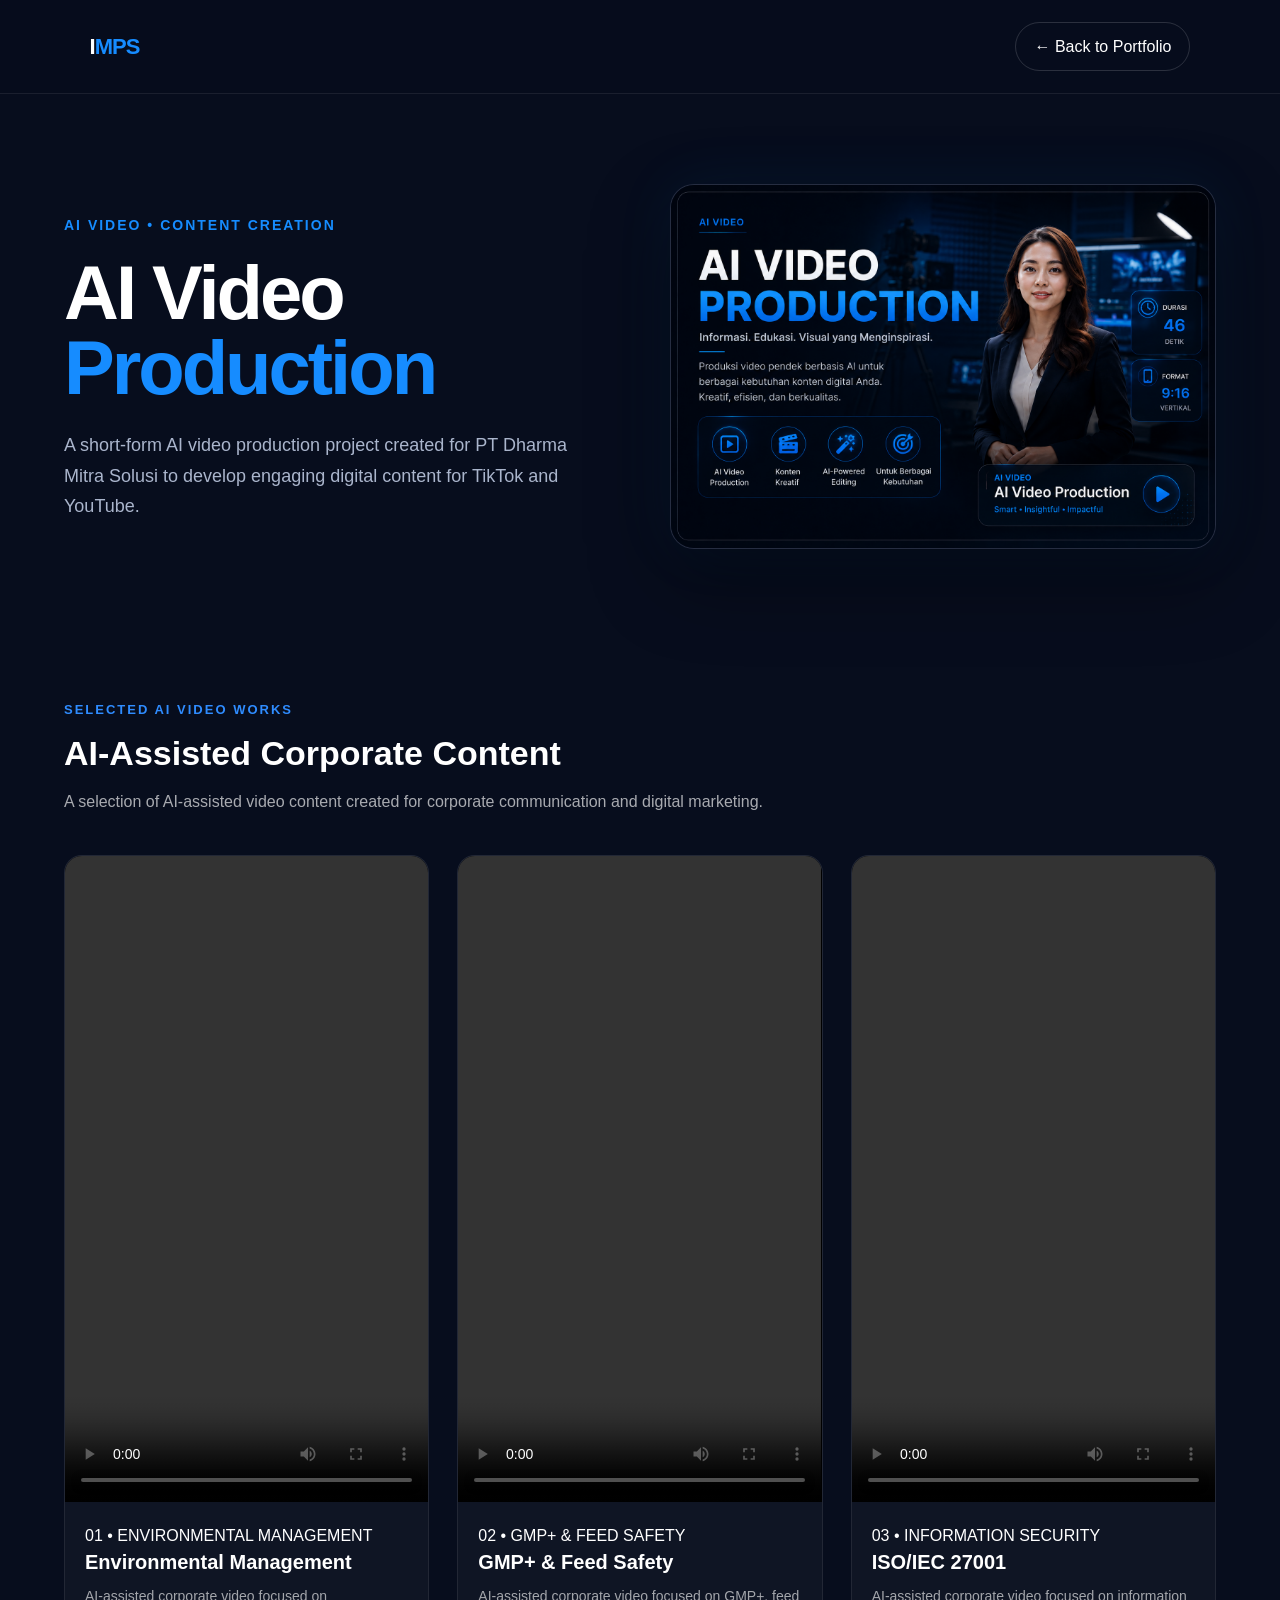
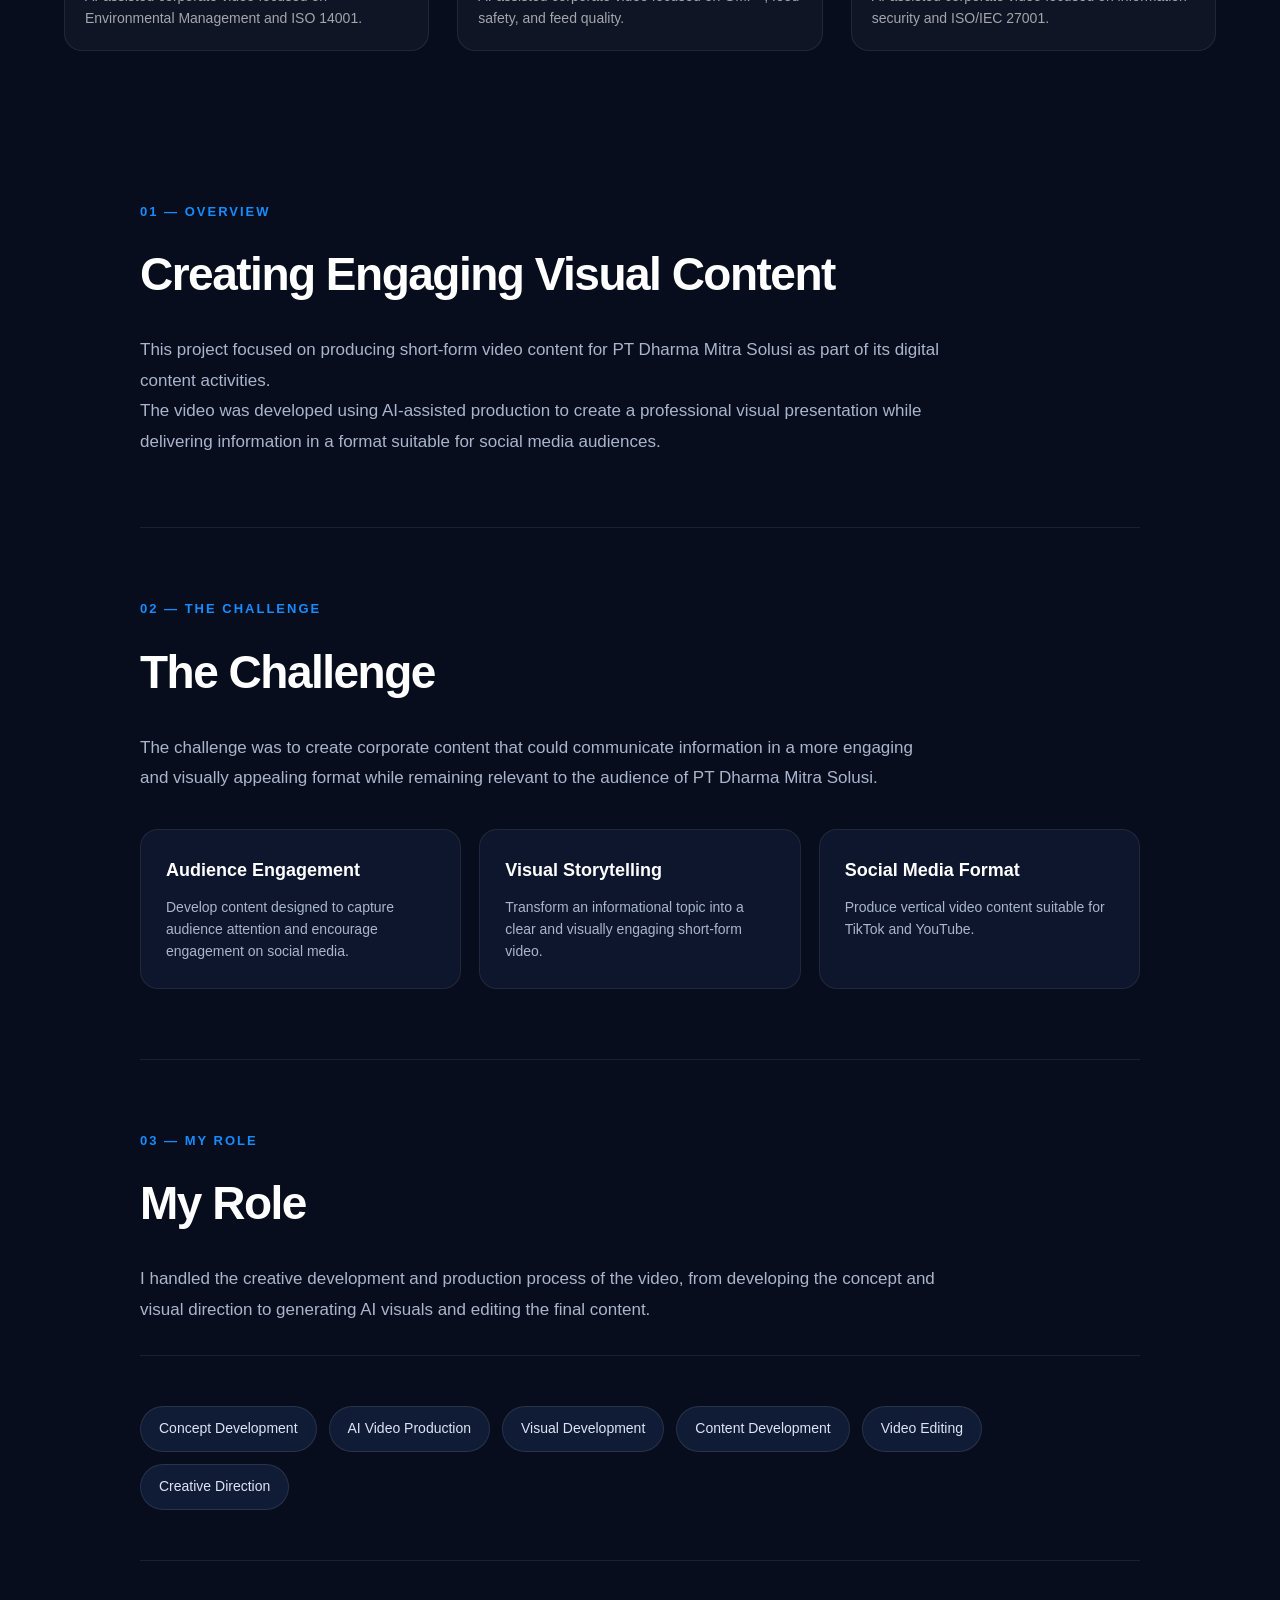
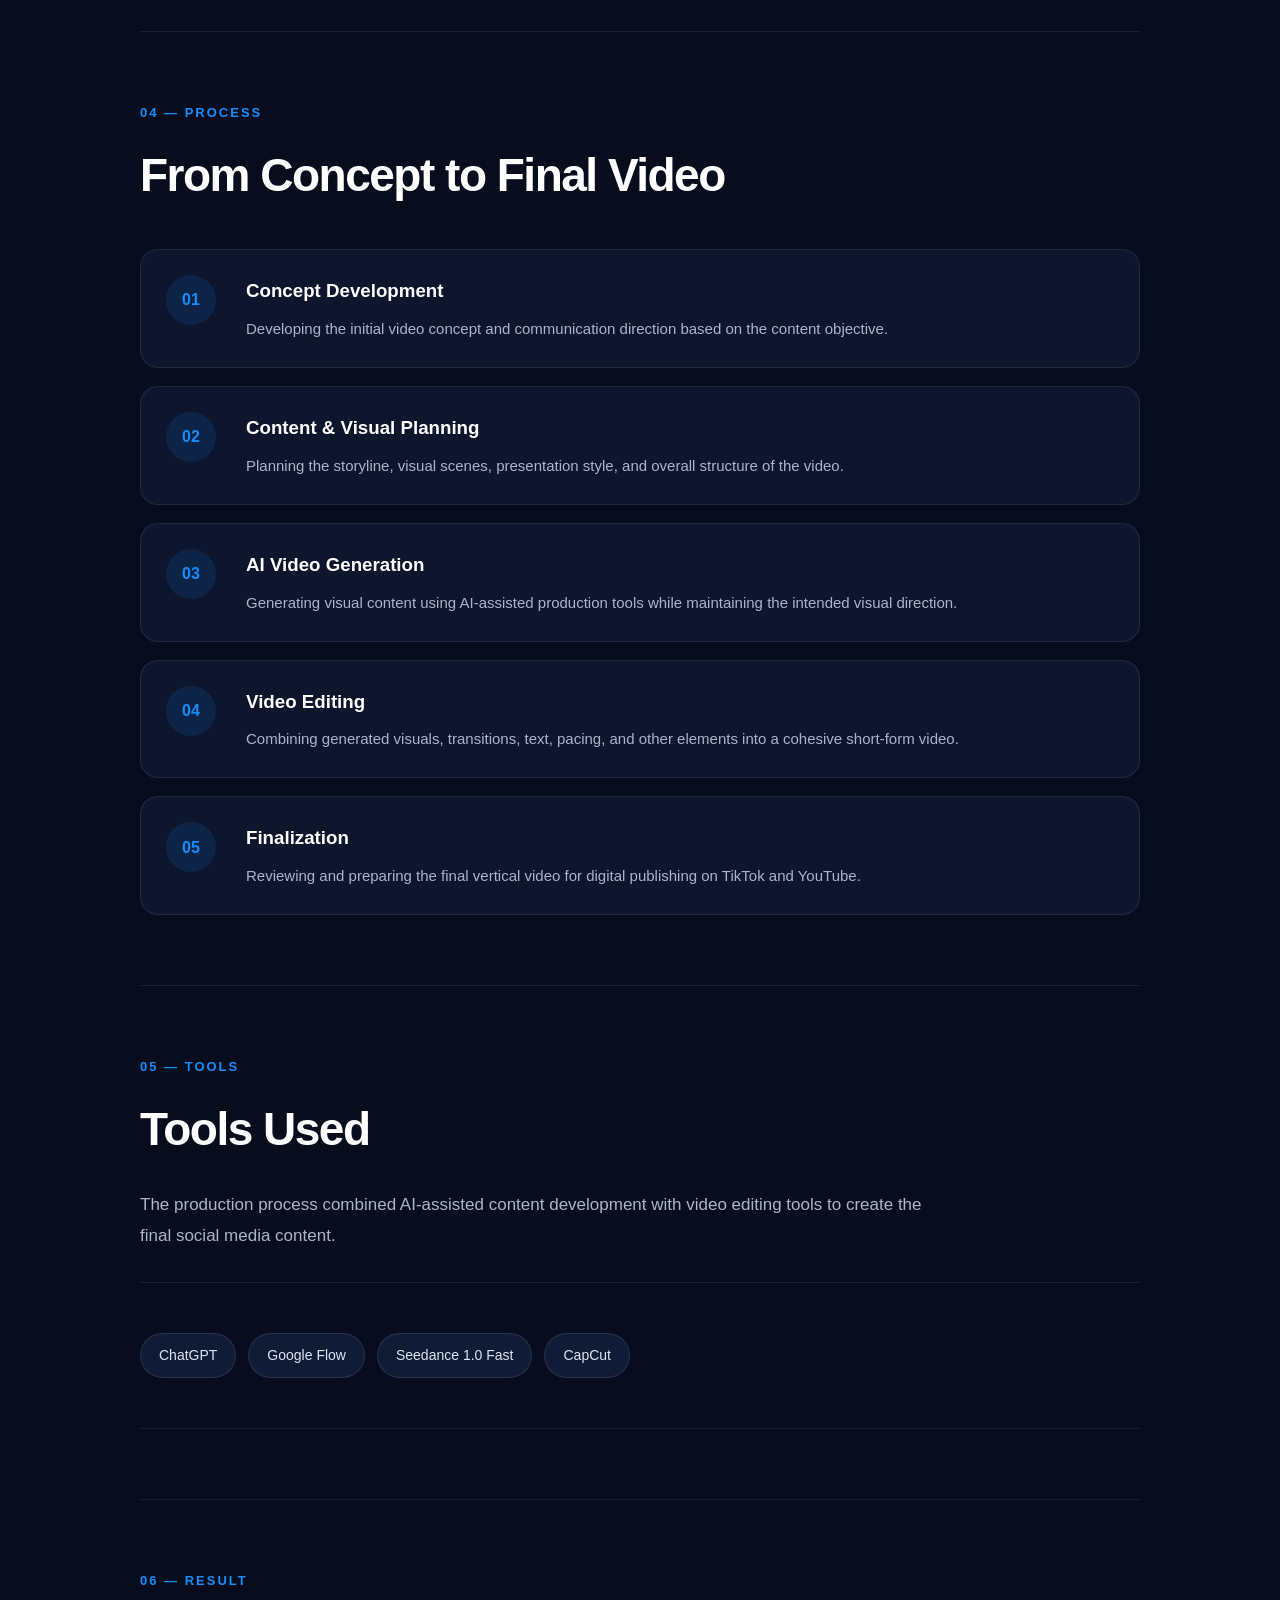
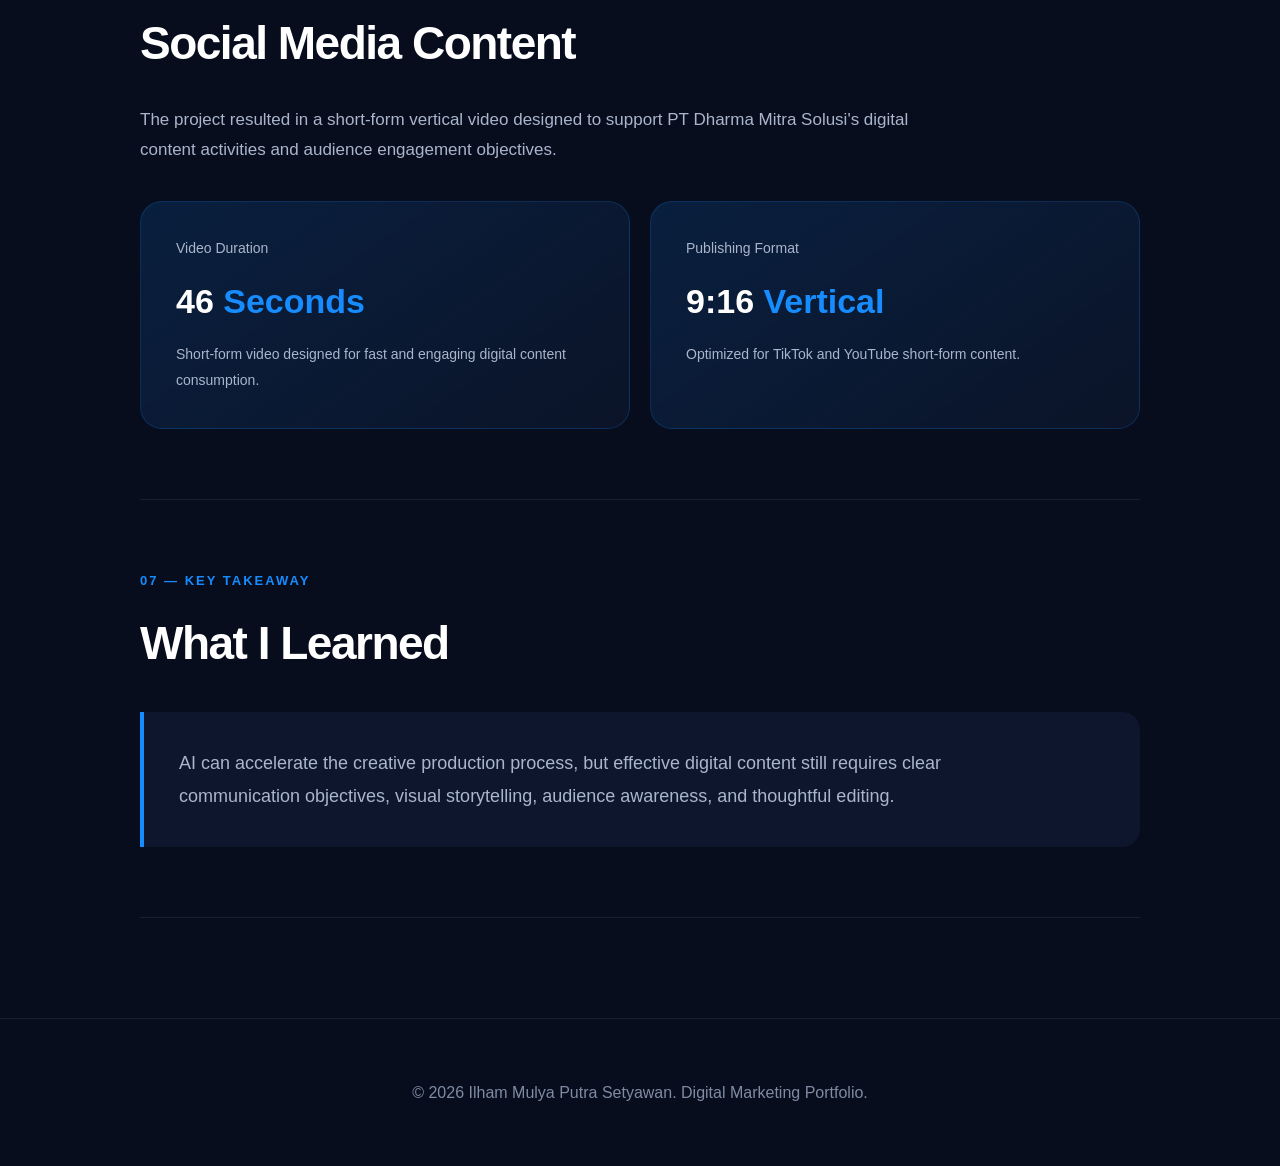
<file: AI-Video.html>
<!DOCTYPE html>
<html lang="en">
<head>
    <meta charset="UTF-8">
    <meta name="viewport" content="width=device-width, initial-scale=1.0">

    <title>AI Video Production | Ilham Mulya Putra Setyawan</title>

    <meta
        name="description"
        content="AI Video Production case study by Ilham Mulya Putra Setyawan for PT Dharma Mitra Solusi."
    >

    <link rel="stylesheet" href="style.css">

    <style>
        /* ==============================
           PROJECT PAGE
        ============================== */

        .project-page {
            min-height: 100vh;
            background: #070d1d;
            color: #ffffff;
        }

        /* Navigation */

        .project-nav {
            position: sticky;
            top: 0;
            z-index: 100;

            display: flex;
            justify-content: space-between;
            align-items: center;

            padding: 22px 7%;

            background: rgba(7, 13, 29, 0.88);
            backdrop-filter: blur(14px);

            border-bottom: 1px solid rgba(255, 255, 255, 0.08);
        }

        .project-logo {
            font-size: 22px;
            font-weight: 800;
            letter-spacing: -1px;
        }

        .project-logo span {
            color: #168cff;
        }

        .back-link {
            color: #ffffff;
            text-decoration: none;

            padding: 10px 18px;

            border: 1px solid rgba(255, 255, 255, 0.15);
            border-radius: 999px;

            transition: 0.3s ease;
        }

        .back-link:hover {
            background: #168cff;
            border-color: #168cff;
            transform: translateY(-2px);
        }


        /* Hero */

        .project-hero {
            width: min(1180px, 90%);
            margin: auto;

            padding: 90px 0 70px;

            display: grid;
            grid-template-columns: 1fr 1fr;
            gap: 60px;

            align-items: center;
        }

        .project-label {
            display: inline-block;

            margin-bottom: 18px;

            color: #168cff;

            font-size: 14px;
            font-weight: 700;

            letter-spacing: 2px;
            text-transform: uppercase;
        }

        .project-hero h1 {
            margin: 0;

            font-size: clamp(42px, 6vw, 76px);
            line-height: 0.98;
            letter-spacing: -3px;
        }

        .project-hero h1 span {
            color: #168cff;
        }

        .project-intro {
            margin-top: 25px;

            max-width: 560px;

            color: #aab5cc;

            font-size: 18px;
            line-height: 1.7;
        }


        /* Video / Cover */

        .project-cover {
            overflow: hidden;

            border-radius: 24px;

            border: 1px solid rgba(255, 255, 255, 0.1);

            background: #0d152b;

            box-shadow:
                0 30px 80px rgba(0, 0, 0, 0.4),
                0 0 60px rgba(22, 140, 255, 0.08);
        }

        .project-cover img {
            display: block;

            width: 100%;
            height: auto;

            transition: 0.5s ease;
        }

        .project-cover:hover img {
            transform: scale(1.03);
        }


        /* Project Information */

        .project-content {
            width: min(1000px, 90%);
            margin: auto;

            padding-bottom: 100px;
        }

        .project-section {
            padding: 70px 0;

            border-bottom: 1px solid rgba(255, 255, 255, 0.08);
        }

        .section-number {
            display: block;

            margin-bottom: 12px;

            color: #168cff;

            font-size: 13px;
            font-weight: 700;

            letter-spacing: 2px;
        }

        .project-section h2 {
            margin: 0 0 22px;

            font-size: clamp(30px, 4vw, 46px);
            letter-spacing: -1.5px;
        }

        .project-section p {
            max-width: 800px;

            color: #aab5cc;

            font-size: 17px;
            line-height: 1.8;
        }


        /* Cards */

        .role-grid {
            display: grid;

            grid-template-columns: repeat(3, 1fr);

            gap: 18px;

            margin-top: 35px;
        }

        .role-card {
            padding: 25px;

            background: #0d162c;

            border: 1px solid rgba(255, 255, 255, 0.08);

            border-radius: 18px;

            transition: 0.3s ease;
        }

        .role-card:hover {
            transform: translateY(-5px);

            border-color: rgba(22, 140, 255, 0.5);
        }

        .role-card h3 {
            margin: 0 0 10px;

            font-size: 18px;
        }

        .role-card p {
            margin: 0;

            font-size: 14px;
            line-height: 1.6;
        }


        /* Process */

        .process-list {
            display: grid;

            gap: 18px;

            margin-top: 35px;
        }

        .process-item {
            display: grid;

            grid-template-columns: 60px 1fr;

            gap: 20px;

            padding: 25px;

            background: #0d162c;

            border-radius: 18px;

            border: 1px solid rgba(255, 255, 255, 0.08);
        }

        .process-number {
            display: flex;

            align-items: center;
            justify-content: center;

            width: 50px;
            height: 50px;

            border-radius: 50%;

            background: rgba(22, 140, 255, 0.12);

            color: #168cff;

            font-weight: 800;
        }

        .process-item h3 {
            margin: 0 0 8px;
        }

        .process-item p {
            margin: 0;

            font-size: 15px;
        }


        /* Tools */

        .tools {
            display: flex;

            flex-wrap: wrap;

            gap: 12px;

            margin-top: 30px;
        }

        .tool {
            padding: 10px 18px;

            border-radius: 999px;

            background: #101b35;

            border: 1px solid rgba(255, 255, 255, 0.1);

            color: #dce5f5;

            font-size: 14px;
        }


        /* Result */

        .result-box {
            display: grid;

            grid-template-columns: 1fr 1fr;

            gap: 20px;

            margin-top: 35px;
        }

        .result-card {
            padding: 35px;

            background:
                linear-gradient(
                    145deg,
                    rgba(22, 140, 255, 0.15),
                    rgba(13, 22, 44, 0.8)
                );

            border: 1px solid rgba(22, 140, 255, 0.2);

            border-radius: 22px;
        }

        .result-card .result-label {
            color: #aab5cc;

            font-size: 14px;

            margin-bottom: 12px;
        }

        .result-card .result-value {
            font-size: 34px;

            font-weight: 800;

            color: #ffffff;
        }

        .result-card .result-value span {
            color: #168cff;
        }

        .result-card p {
            margin-top: 12px;

            font-size: 14px;
        }


        /* Takeaway */

        .takeaway {
            padding: 35px;

            margin-top: 30px;

            background: #0d162c;

            border-left: 4px solid #168cff;

            border-radius: 0 18px 18px 0;
        }

        .takeaway p {
            margin: 0;

            font-size: 18px;
        }


        /* Footer */

        .project-footer {
            padding: 60px 7%;

            text-align: center;

            border-top: 1px solid rgba(255, 255, 255, 0.08);

            color: #7f8ba3;
        }


        /* Responsive */

        @media (max-width: 800px) {

            .project-hero {
                grid-template-columns: 1fr;

                padding-top: 60px;
            }

            .project-hero h1 {
                letter-spacing: -2px;
            }

            .role-grid {
                grid-template-columns: 1fr;
            }

            .result-box {
                grid-template-columns: 1fr;
            }

            .project-nav {
                padding: 18px 5%;
            }
        }
    </style>
</head>


<body>

<div class="project-page">

    <!-- ==============================
         NAVIGATION
    ============================== -->

    <nav class="project-nav">

        <div class="project-logo">
            I<span>MPS</span>
        </div>

        <a href="index.html" class="back-link">
            ← Back to Portfolio
        </a>

    </nav>


    <!-- ==============================
         HERO
    ============================== -->

    <header class="project-hero">

        <div>

            <span class="project-label">
                AI VIDEO • CONTENT CREATION
            </span>

            <h1>
                AI Video
                <span>Production</span>
            </h1>

            <p class="project-intro">
                A short-form AI video production project created for
                PT Dharma Mitra Solusi to develop engaging digital content
                for TikTok and YouTube.
            </p>

        </div>


        <div class="project-cover">

            <img
                src="AI Video.png"
                alt="AI Video Production Project"
            >

        </div>

    </header>
<section class="ai-video-showcase">

    <div class="ai-video-heading">

        <span>SELECTED AI VIDEO WORKS</span>

        <h2>
            AI-Assisted Corporate Content
        </h2>

        <p>
            A selection of AI-assisted video content created
            for corporate communication and digital marketing.
        </p>

    </div>


    <div class="ai-video-grid">


        <!-- VIDEO 01 -->

        <article class="ai-video-card">

            <div class="ai-video-frame">

                <video
                    controls
                    playsinline
                    preload="metadata"
                >
                    <source
                        src="AI%20Video.mp4"
                        type="video/mp4"
                    >

                    Browser Anda tidak mendukung pemutaran video.

                </video>

            </div>

            <div class="ai-video-info">

                <span>01 • ENVIRONMENTAL MANAGEMENT</span>

                <h3>
                    Environmental Management
                </h3>

                <p>
                    AI-assisted corporate video focused on
                    Environmental Management and ISO 14001.
                </p>

            </div>

        </article>


        <!-- VIDEO 02 -->

        <article class="ai-video-card">

            <div class="ai-video-frame">

                <video
                    controls
                    playsinline
                    preload="metadata"
                >
                    <source
                        src="AI%20Video%20-%20GMP%20Plus.mp4"
                        type="video/mp4"
                    >

                    Browser Anda tidak mendukung pemutaran video.

                </video>

            </div>

            <div class="ai-video-info">

                <span>02 • GMP+ & FEED SAFETY</span>

                <h3>
                    GMP+ & Feed Safety
                </h3>

                <p>
                    AI-assisted corporate video focused on
                    GMP+, feed safety, and feed quality.
                </p>

            </div>

        </article>


        <!-- VIDEO 03 -->

        <article class="ai-video-card">

            <div class="ai-video-frame">

                <video
                    controls
                    playsinline
                    preload="metadata"
                >
                    <source
                        src="AI%20Video%20-%20ISO%2027001.mp4"
                        type="video/mp4"
                    >

                    Browser Anda tidak mendukung pemutaran video.

                </video>

            </div>

            <div class="ai-video-info">

                <span>03 • INFORMATION SECURITY</span>

                <h3>
                    ISO/IEC 27001
                </h3>

                <p>
                    AI-assisted corporate video focused on
                    information security and ISO/IEC 27001.
                </p>

            </div>

        </article>


    </div>

</section>

    <main class="project-content">


        <!-- ==============================
             01 OVERVIEW
        ============================== -->

        <section class="project-section">

            <span class="section-number">
                01 — OVERVIEW
            </span>

            <h2>
                Creating Engaging Visual Content
            </h2>

            <p>
                This project focused on producing short-form video content
                for PT Dharma Mitra Solusi as part of its digital content
                activities.
            </p>

            <p>
                The video was developed using AI-assisted production to
                create a professional visual presentation while delivering
                information in a format suitable for social media audiences.
            </p>

        </section>


        <!-- ==============================
             02 CHALLENGE
        ============================== -->

        <section class="project-section">

            <span class="section-number">
                02 — THE CHALLENGE
            </span>

            <h2>
                The Challenge
            </h2>

            <p>
                The challenge was to create corporate content that could
                communicate information in a more engaging and visually
                appealing format while remaining relevant to the audience
                of PT Dharma Mitra Solusi.
            </p>

            <div class="role-grid">

                <div class="role-card">

                    <h3>
                        Audience Engagement
                    </h3>

                    <p>
                        Develop content designed to capture audience
                        attention and encourage engagement on social media.
                    </p>

                </div>


                <div class="role-card">

                    <h3>
                        Visual Storytelling
                    </h3>

                    <p>
                        Transform an informational topic into a clear and
                        visually engaging short-form video.
                    </p>

                </div>


                <div class="role-card">

                    <h3>
                        Social Media Format
                    </h3>

                    <p>
                        Produce vertical video content suitable for
                        TikTok and YouTube.
                    </p>

                </div>

            </div>

        </section>


        <!-- ==============================
             03 MY ROLE
        ============================== -->

        <section class="project-section">

            <span class="section-number">
                03 — MY ROLE
            </span>

            <h2>
                My Role
            </h2>

            <p>
                I handled the creative development and production process
                of the video, from developing the concept and visual
                direction to generating AI visuals and editing the final
                content.
            </p>

            <div class="tools">

                <span class="tool">
                    Concept Development
                </span>

                <span class="tool">
                    AI Video Production
                </span>

                <span class="tool">
                    Visual Development
                </span>

                <span class="tool">
                    Content Development
                </span>

                <span class="tool">
                    Video Editing
                </span>

                <span class="tool">
                    Creative Direction
                </span>

            </div>

        </section>


        <!-- ==============================
             04 PROCESS
        ============================== -->

        <section class="project-section">

            <span class="section-number">
                04 — PROCESS
            </span>

            <h2>
                From Concept to Final Video
            </h2>


            <div class="process-list">


                <div class="process-item">

                    <div class="process-number">
                        01
                    </div>

                    <div>

                        <h3>
                            Concept Development
                        </h3>

                        <p>
                            Developing the initial video concept and
                            communication direction based on the content
                            objective.
                        </p>

                    </div>

                </div>


                <div class="process-item">

                    <div class="process-number">
                        02
                    </div>

                    <div>

                        <h3>
                            Content & Visual Planning
                        </h3>

                        <p>
                            Planning the storyline, visual scenes,
                            presentation style, and overall structure
                            of the video.
                        </p>

                    </div>

                </div>


                <div class="process-item">

                    <div class="process-number">
                        03
                    </div>

                    <div>

                        <h3>
                            AI Video Generation
                        </h3>

                        <p>
                            Generating visual content using AI-assisted
                            production tools while maintaining the intended
                            visual direction.
                        </p>

                    </div>

                </div>


                <div class="process-item">

                    <div class="process-number">
                        04
                    </div>

                    <div>

                        <h3>
                            Video Editing
                        </h3>

                        <p>
                            Combining generated visuals, transitions,
                            text, pacing, and other elements into a
                            cohesive short-form video.
                        </p>

                    </div>

                </div>


                <div class="process-item">

                    <div class="process-number">
                        05
                    </div>

                    <div>

                        <h3>
                            Finalization
                        </h3>

                        <p>
                            Reviewing and preparing the final vertical
                            video for digital publishing on TikTok
                            and YouTube.
                        </p>

                    </div>

                </div>


            </div>

        </section>


        <!-- ==============================
             05 TOOLS
        ============================== -->

        <section class="project-section">

            <span class="section-number">
                05 — TOOLS
            </span>

            <h2>
                Tools Used
            </h2>

            <p>
                The production process combined AI-assisted content
                development with video editing tools to create the
                final social media content.
            </p>

            <div class="tools">

                <span class="tool">
                    ChatGPT
                </span>

                <span class="tool">
                    Google Flow
                </span>

                <span class="tool">
                    Seedance 1.0 Fast
                </span>

                <span class="tool">
                    CapCut
                </span>

            </div>

        </section>


        <!-- ==============================
             06 RESULT
        ============================== -->

        <section class="project-section">

            <span class="section-number">
                06 — RESULT
            </span>

            <h2>
                Social Media Content
            </h2>

            <p>
                The project resulted in a short-form vertical video
                designed to support PT Dharma Mitra Solusi's digital
                content activities and audience engagement objectives.
            </p>


            <div class="result-box">


                <div class="result-card">

                    <div class="result-label">
                        Video Duration
                    </div>

                    <div class="result-value">
                        46 <span>Seconds</span>
                    </div>

                    <p>
                        Short-form video designed for fast and engaging
                        digital content consumption.
                    </p>

                </div>


                <div class="result-card">

                    <div class="result-label">
                        Publishing Format
                    </div>

                    <div class="result-value">
                        9:16 <span>Vertical</span>
                    </div>

                    <p>
                        Optimized for TikTok and YouTube short-form
                        content.
                    </p>

                </div>


            </div>

        </section>


        <!-- ==============================
             07 TAKEAWAY
        ============================== -->

        <section class="project-section">

            <span class="section-number">
                07 — KEY TAKEAWAY
            </span>

            <h2>
                What I Learned
            </h2>

            <div class="takeaway">

                <p>
                    AI can accelerate the creative production process,
                    but effective digital content still requires clear
                    communication objectives, visual storytelling,
                    audience awareness, and thoughtful editing.
                </p>

            </div>

        </section>


    </main>


    <!-- ==============================
         FOOTER
    ============================== -->

    <footer class="project-footer">

        <p>
            © 2026 Ilham Mulya Putra Setyawan.
            Digital Marketing Portfolio.
        </p>

    </footer>

</div>

</body>
</html>
</file>
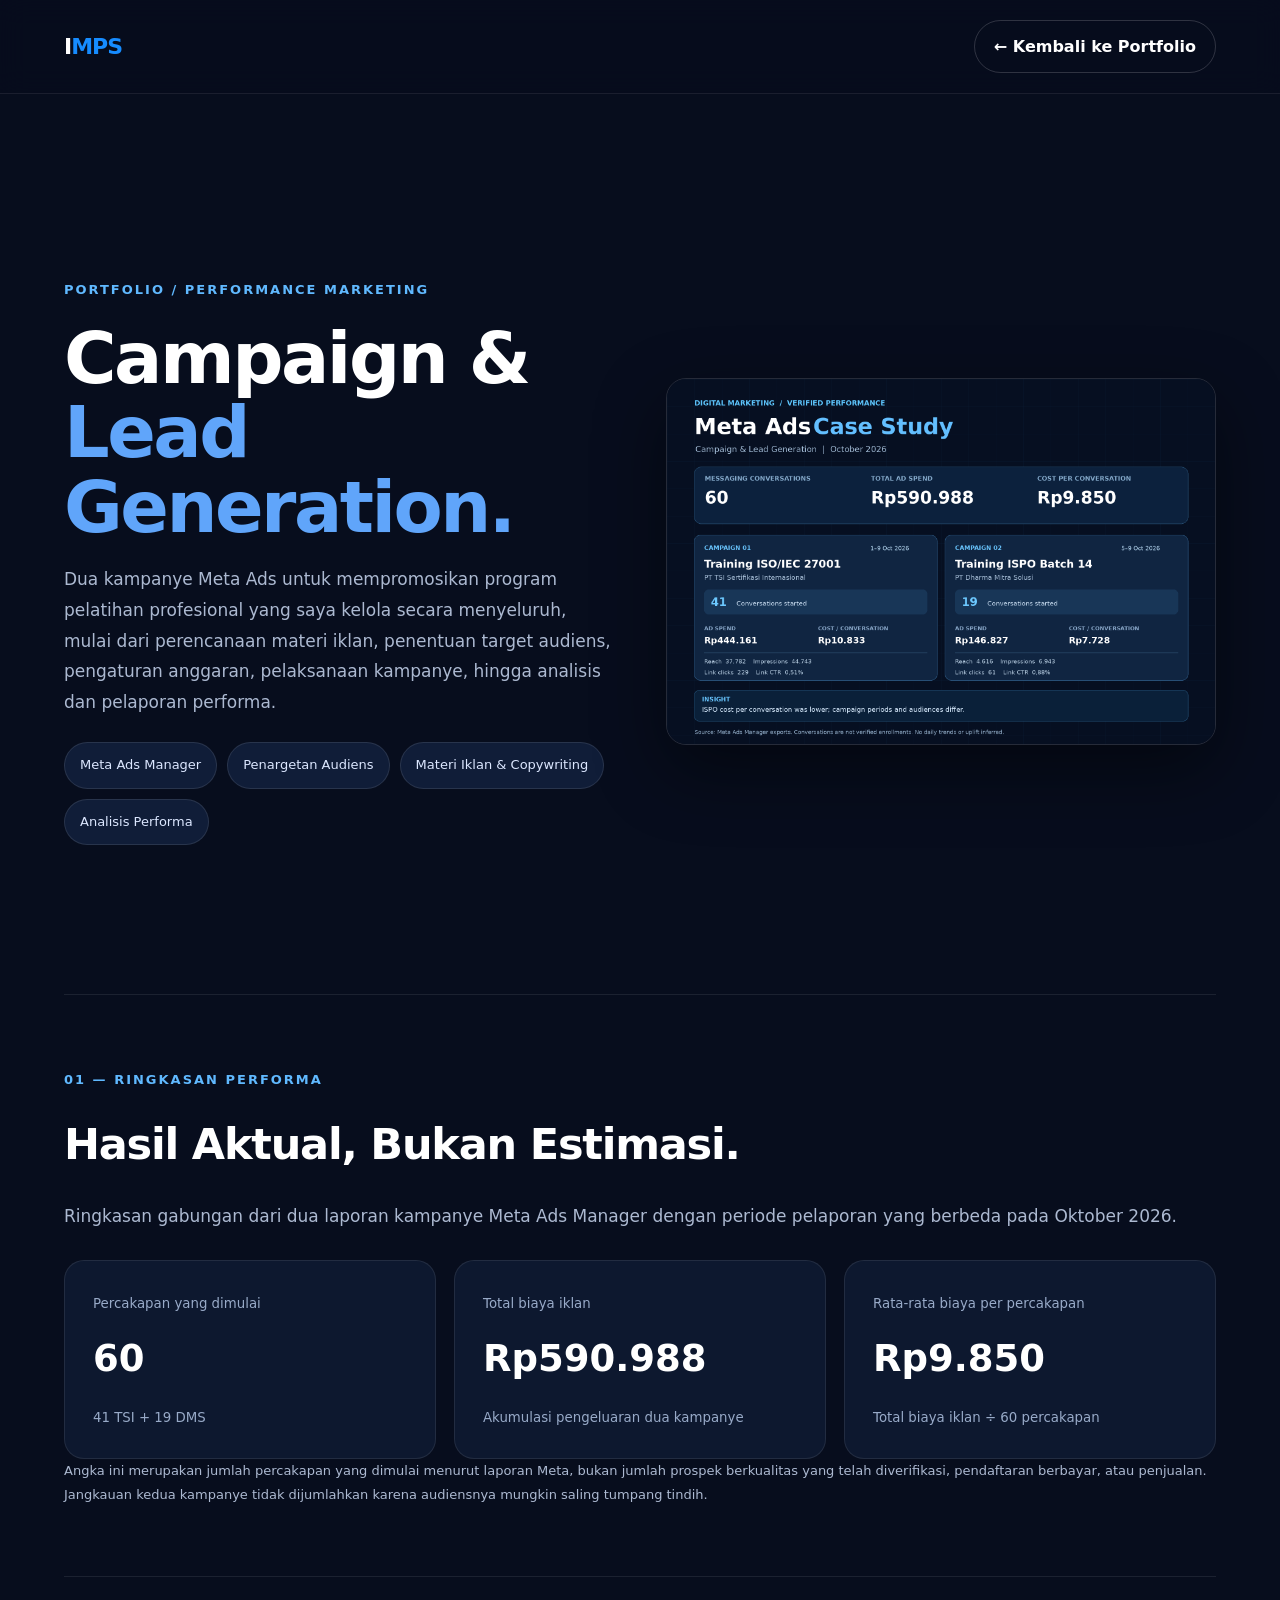
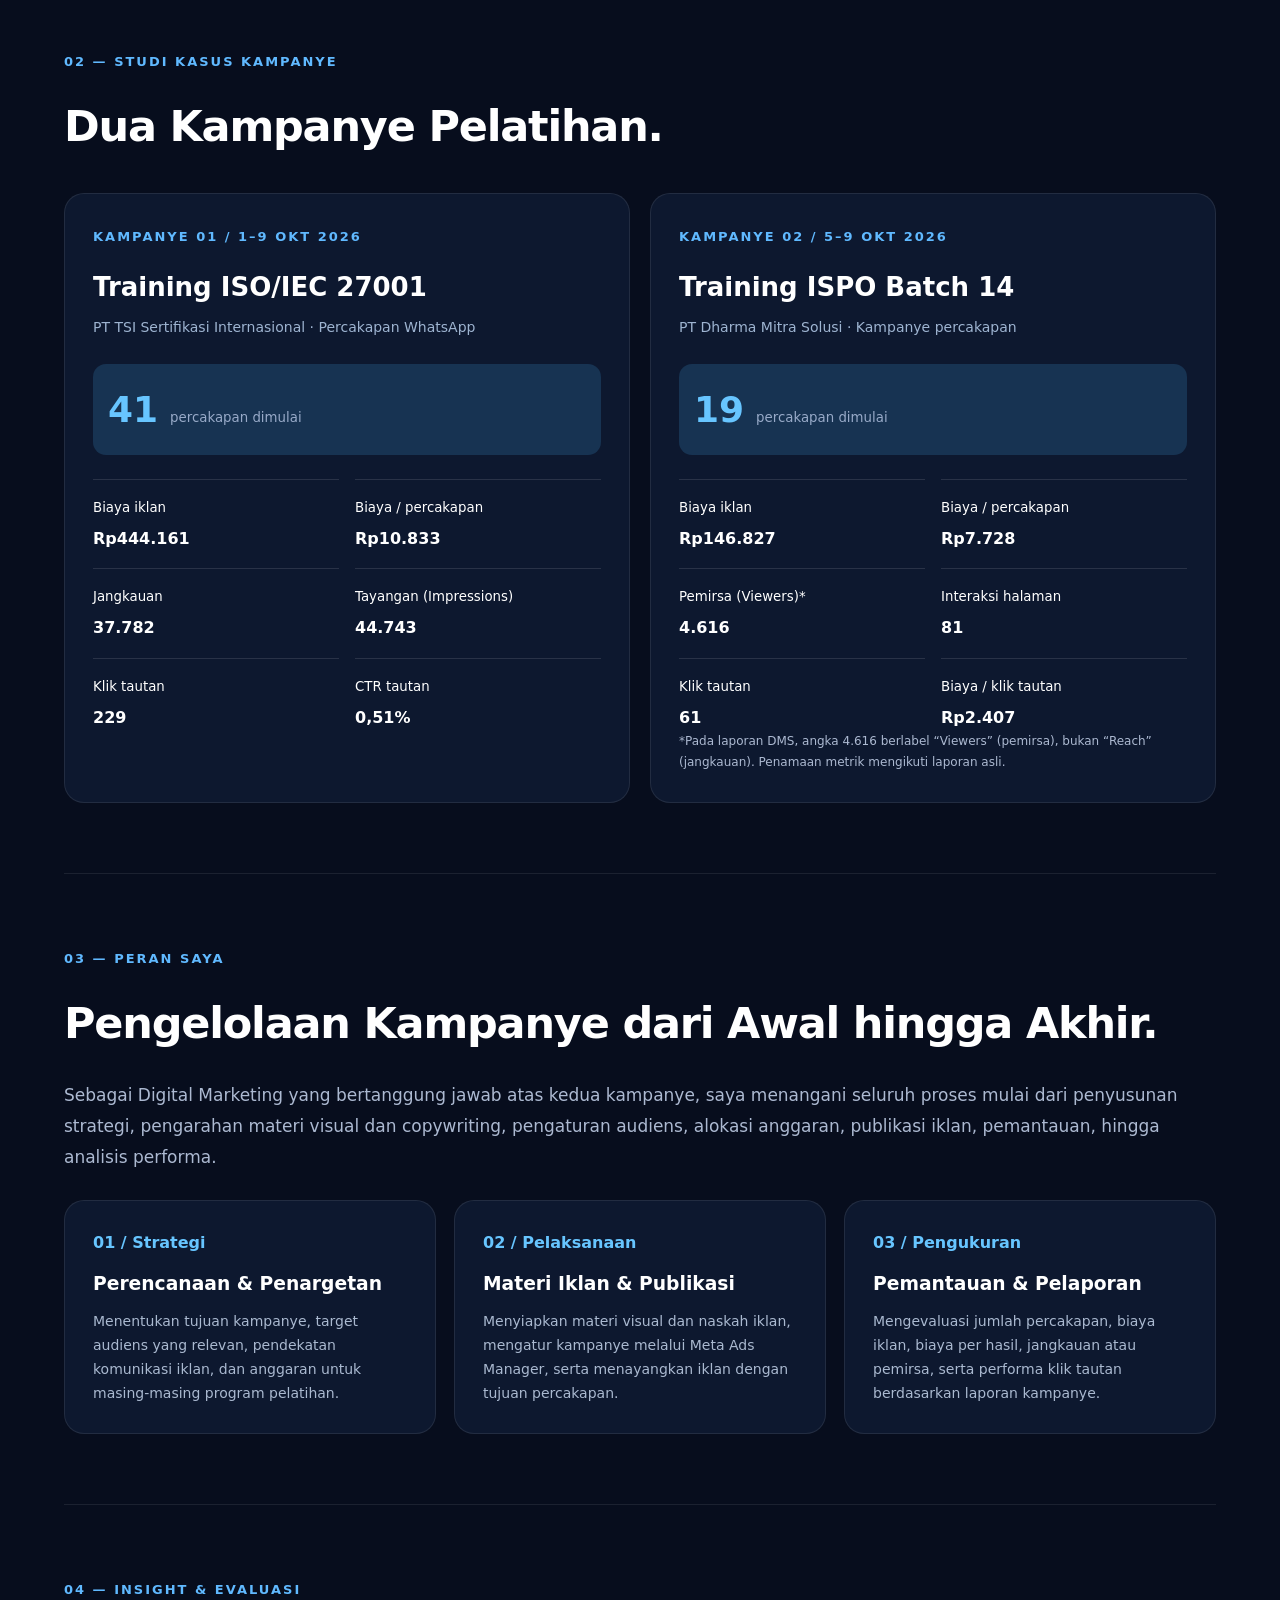
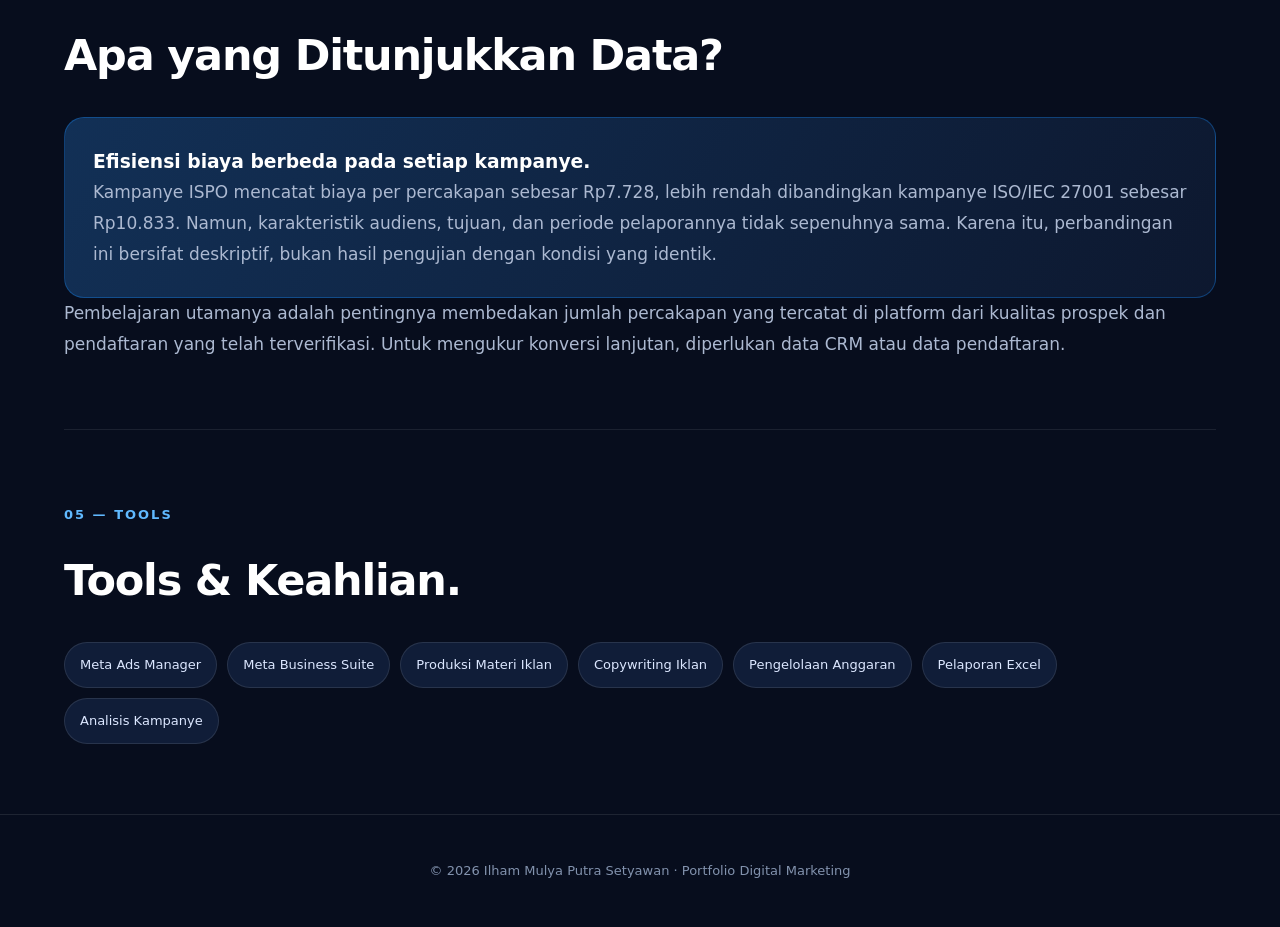
<file: Campaign.html>
<!DOCTYPE html>
<html lang="id">
<head>
<meta charset="UTF-8"><meta name="viewport" content="width=device-width, initial-scale=1.0">
<meta name="description" content="Studi kasus Meta Ads untuk pelatihan ISO/IEC 27001 dan ISPO, dilengkapi hasil aktual kampanye percakapan.">
<title>Campaign & Lead Generation | Ilham Mulya Putra Setyawan</title>
<link rel="stylesheet" href="style.css">
<style>
*{box-sizing:border-box}html{scroll-behavior:smooth}body{margin:0;background:#070d1d;color:#fff;font-family:Inter,system-ui,-apple-system,'Segoe UI',sans-serif}.campaign-page{min-height:100vh}.campaign-nav{position:sticky;top:0;z-index:10;background:rgba(7,13,29,.92);backdrop-filter:blur(14px);border-bottom:1px solid #ffffff14;padding:20px max(5%,calc((100vw - 1180px)/2));display:flex;align-items:center;justify-content:space-between}.campaign-logo{font-size:22px;font-weight:800;letter-spacing:-1px}.campaign-logo span,.blue{color:#168cff}.campaign-back,.button{display:inline-flex;align-items:center;justify-content:center;text-decoration:none;color:white;border:1px solid #ffffff2a;padding:12px 19px;border-radius:999px;font-weight:600}.campaign-back:hover,.button:hover{border-color:#168cff;background:#168cff}.wrap{width:min(1180px,90%);margin:auto}.hero{padding:105px 0 70px;display:grid;grid-template-columns:1fr 1fr;gap:52px;align-items:center}.eyebrow{color:#60b9ff;font-weight:800;font-size:13px;letter-spacing:2px;text-transform:uppercase}.hero h1{font-size:clamp(43px,5.6vw,75px);line-height:1.04;letter-spacing:-2.5px;margin:20px 0}.muted{color:#acb9d1;line-height:1.8;font-size:17px}.hero-image{width:100%;border-radius:20px;border:1px solid #ffffff20;box-shadow:0 25px 70px #0007;display:block}.pills{display:flex;gap:10px;flex-wrap:wrap;margin-top:25px}.pill{border:1px solid #ffffff1a;background:#101d38;padding:11px 15px;border-radius:30px;font-size:13px;color:#dce7ff}.section{padding:70px 0;border-top:1px solid #ffffff15}.section h2{font-size:clamp(29px,4vw,43px);letter-spacing:-1.2px;margin:16px 0 20px}.kpis,.twocol,.steps{display:grid;grid-template-columns:repeat(3,minmax(0,1fr));gap:18px;margin-top:28px}.kpi,.case,.step,.note{background:#0d182f;border:1px solid #ffffff16;border-radius:20px;padding:28px}.kpi strong{display:block;font-size:clamp(25px,3vw,37px);margin:12px 0;color:#fff}.kpi small,.stat small{color:#98aac8}.case-grid{display:grid;grid-template-columns:1fr 1fr;gap:20px;margin-top:30px}.case h3{font-size:26px;margin:15px 0 7px}.case .subtitle{color:#9eb4d1;font-size:14px}.stat{display:flex;align-items:baseline;gap:12px;background:#173352;border-radius:13px;padding:15px;margin:24px 0}.stat strong{font-size:36px;color:#67c5ff}.details{display:grid;grid-template-columns:1fr 1fr;gap:16px}.details div{border-top:1px solid #ffffff1d;padding-top:13px}.details b{display:block;margin-top:5px}.step b{display:block;color:#67c5ff;margin-bottom:12px}.step h3{margin:0 0 10px}.step p{color:#aab9d0;line-height:1.7;font-size:14px}.note{margin-top:25px;border-color:#168cff55;background:linear-gradient(120deg,#123056,#0d182f)}.note p{margin-bottom:0}.footer{text-align:center;border-top:1px solid #ffffff18;color:#8292ad;padding:45px 15px;font-size:13px}@media(max-width:850px){.hero,.case-grid{grid-template-columns:1fr}.hero{padding:65px 0 55px}.kpis,.steps{grid-template-columns:1fr}.hero h1{letter-spacing:-1.5px}.campaign-nav{padding:18px 5%}}@media(max-width:480px){.case,.step,.kpi{padding:21px}.details{grid-template-columns:1fr}.eyebrow{letter-spacing:1.2px}}
</style>
</head>
<body><div class="campaign-page">
<nav class="campaign-nav"><div class="campaign-logo">I<span>MPS</span></div><a href="index.html#portfolio" class="campaign-back">← Kembali ke Portfolio</a></nav>
<main class="wrap">
<header class="hero"><div><div class="eyebrow">Portfolio / Performance Marketing</div><h1>Campaign &<br><span class="blue">Lead Generation.</span></h1><p class="muted">Dua kampanye Meta Ads untuk mempromosikan program pelatihan profesional yang saya kelola secara menyeluruh, mulai dari perencanaan materi iklan, penentuan target audiens, pengaturan anggaran, pelaksanaan kampanye, hingga analisis dan pelaporan performa.</p><div class="pills"><span class="pill">Meta Ads Manager</span><span class="pill">Penargetan Audiens</span><span class="pill">Materi Iklan & Copywriting</span><span class="pill">Analisis Performa</span></div></div><div><img class="hero-image" src="Meta-Ads-Performance.png" alt="Actual October 2026 Meta Ads performance summary for ISO 27001 and ISPO training campaigns"></div></header>
<section class="section"><span class="eyebrow">01 — Ringkasan Performa</span><h2>Hasil Aktual, Bukan Estimasi.</h2><p class="muted">Ringkasan gabungan dari dua laporan kampanye Meta Ads Manager dengan periode pelaporan yang berbeda pada Oktober 2026.</p><div class="kpis"><div class="kpi"><small>Percakapan yang dimulai</small><strong>60</strong><small>41 TSI + 19 DMS</small></div><div class="kpi"><small>Total biaya iklan</small><strong>Rp590.988</strong><small>Akumulasi pengeluaran dua kampanye</small></div><div class="kpi"><small>Rata-rata biaya per percakapan</small><strong>Rp9.850</strong><small>Total biaya iklan ÷ 60 percakapan</small></div></div><p class="muted" style="font-size:13px">Angka ini merupakan jumlah percakapan yang dimulai menurut laporan Meta, bukan jumlah prospek berkualitas yang telah diverifikasi, pendaftaran berbayar, atau penjualan. Jangkauan kedua kampanye tidak dijumlahkan karena audiensnya mungkin saling tumpang tindih.</p></section>
<section class="section"><span class="eyebrow">02 — Studi Kasus Kampanye</span><h2>Dua Kampanye Pelatihan.</h2><div class="case-grid"><article class="case"><span class="eyebrow">Kampanye 01 / 1–9 Okt 2026</span><h3>Training ISO/IEC 27001</h3><div class="subtitle">PT TSI Sertifikasi Internasional · Percakapan WhatsApp</div><div class="stat"><strong>41</strong><small>percakapan dimulai</small></div><div class="details"><div><small>Biaya iklan</small><b>Rp444.161</b></div><div><small>Biaya / percakapan</small><b>Rp10.833</b></div><div><small>Jangkauan</small><b>37.782</b></div><div><small>Tayangan (Impressions)</small><b>44.743</b></div><div><small>Klik tautan</small><b>229</b></div><div><small>CTR tautan</small><b>0,51%</b></div></div></article><article class="case"><span class="eyebrow">Kampanye 02 / 5–9 Okt 2026</span><h3>Training ISPO Batch 14</h3><div class="subtitle">PT Dharma Mitra Solusi · Kampanye percakapan</div><div class="stat"><strong>19</strong><small>percakapan dimulai</small></div><div class="details"><div><small>Biaya iklan</small><b>Rp146.827</b></div><div><small>Biaya / percakapan</small><b>Rp7.728</b></div><div><small>Pemirsa (Viewers)*</small><b>4.616</b></div><div><small>Interaksi halaman</small><b>81</b></div><div><small>Klik tautan</small><b>61</b></div><div><small>Biaya / klik tautan</small><b>Rp2.407</b></div></div><p class="muted" style="font-size:12px">*Pada laporan DMS, angka 4.616 berlabel “Viewers” (pemirsa), bukan “Reach” (jangkauan). Penamaan metrik mengikuti laporan asli.</p></article></div></section>
<section class="section"><span class="eyebrow">03 — Peran Saya</span><h2>Pengelolaan Kampanye dari Awal hingga Akhir.</h2><p class="muted">Sebagai Digital Marketing yang bertanggung jawab atas kedua kampanye, saya menangani seluruh proses mulai dari penyusunan strategi, pengarahan materi visual dan copywriting, pengaturan audiens, alokasi anggaran, publikasi iklan, pemantauan, hingga analisis performa.</p><div class="steps"><div class="step"><b>01 / Strategi</b><h3>Perencanaan & Penargetan</h3><p>Menentukan tujuan kampanye, target audiens yang relevan, pendekatan komunikasi iklan, dan anggaran untuk masing-masing program pelatihan.</p></div><div class="step"><b>02 / Pelaksanaan</b><h3>Materi Iklan & Publikasi</h3><p>Menyiapkan materi visual dan naskah iklan, mengatur kampanye melalui Meta Ads Manager, serta menayangkan iklan dengan tujuan percakapan.</p></div><div class="step"><b>03 / Pengukuran</b><h3>Pemantauan & Pelaporan</h3><p>Mengevaluasi jumlah percakapan, biaya iklan, biaya per hasil, jangkauan atau pemirsa, serta performa klik tautan berdasarkan laporan kampanye.</p></div></div></section>
<section class="section"><span class="eyebrow">04 — Insight & Evaluasi</span><h2>Apa yang Ditunjukkan Data?</h2><div class="note"><h3>Efisiensi biaya berbeda pada setiap kampanye.</h3><p class="muted">Kampanye ISPO mencatat biaya per percakapan sebesar Rp7.728, lebih rendah dibandingkan kampanye ISO/IEC 27001 sebesar Rp10.833. Namun, karakteristik audiens, tujuan, dan periode pelaporannya tidak sepenuhnya sama. Karena itu, perbandingan ini bersifat deskriptif, bukan hasil pengujian dengan kondisi yang identik.</p></div><p class="muted">Pembelajaran utamanya adalah pentingnya membedakan jumlah percakapan yang tercatat di platform dari kualitas prospek dan pendaftaran yang telah terverifikasi. Untuk mengukur konversi lanjutan, diperlukan data CRM atau data pendaftaran.</p></section>
<section class="section"><span class="eyebrow">05 — Tools</span><h2>Tools & Keahlian.</h2><div class="pills"><span class="pill">Meta Ads Manager</span><span class="pill">Meta Business Suite</span><span class="pill">Produksi Materi Iklan</span><span class="pill">Copywriting Iklan</span><span class="pill">Pengelolaan Anggaran</span><span class="pill">Pelaporan Excel</span><span class="pill">Analisis Kampanye</span></div></section>
</main><footer class="footer">© 2026 Ilham Mulya Putra Setyawan · Portfolio Digital Marketing</footer></div></body></html>
</file>
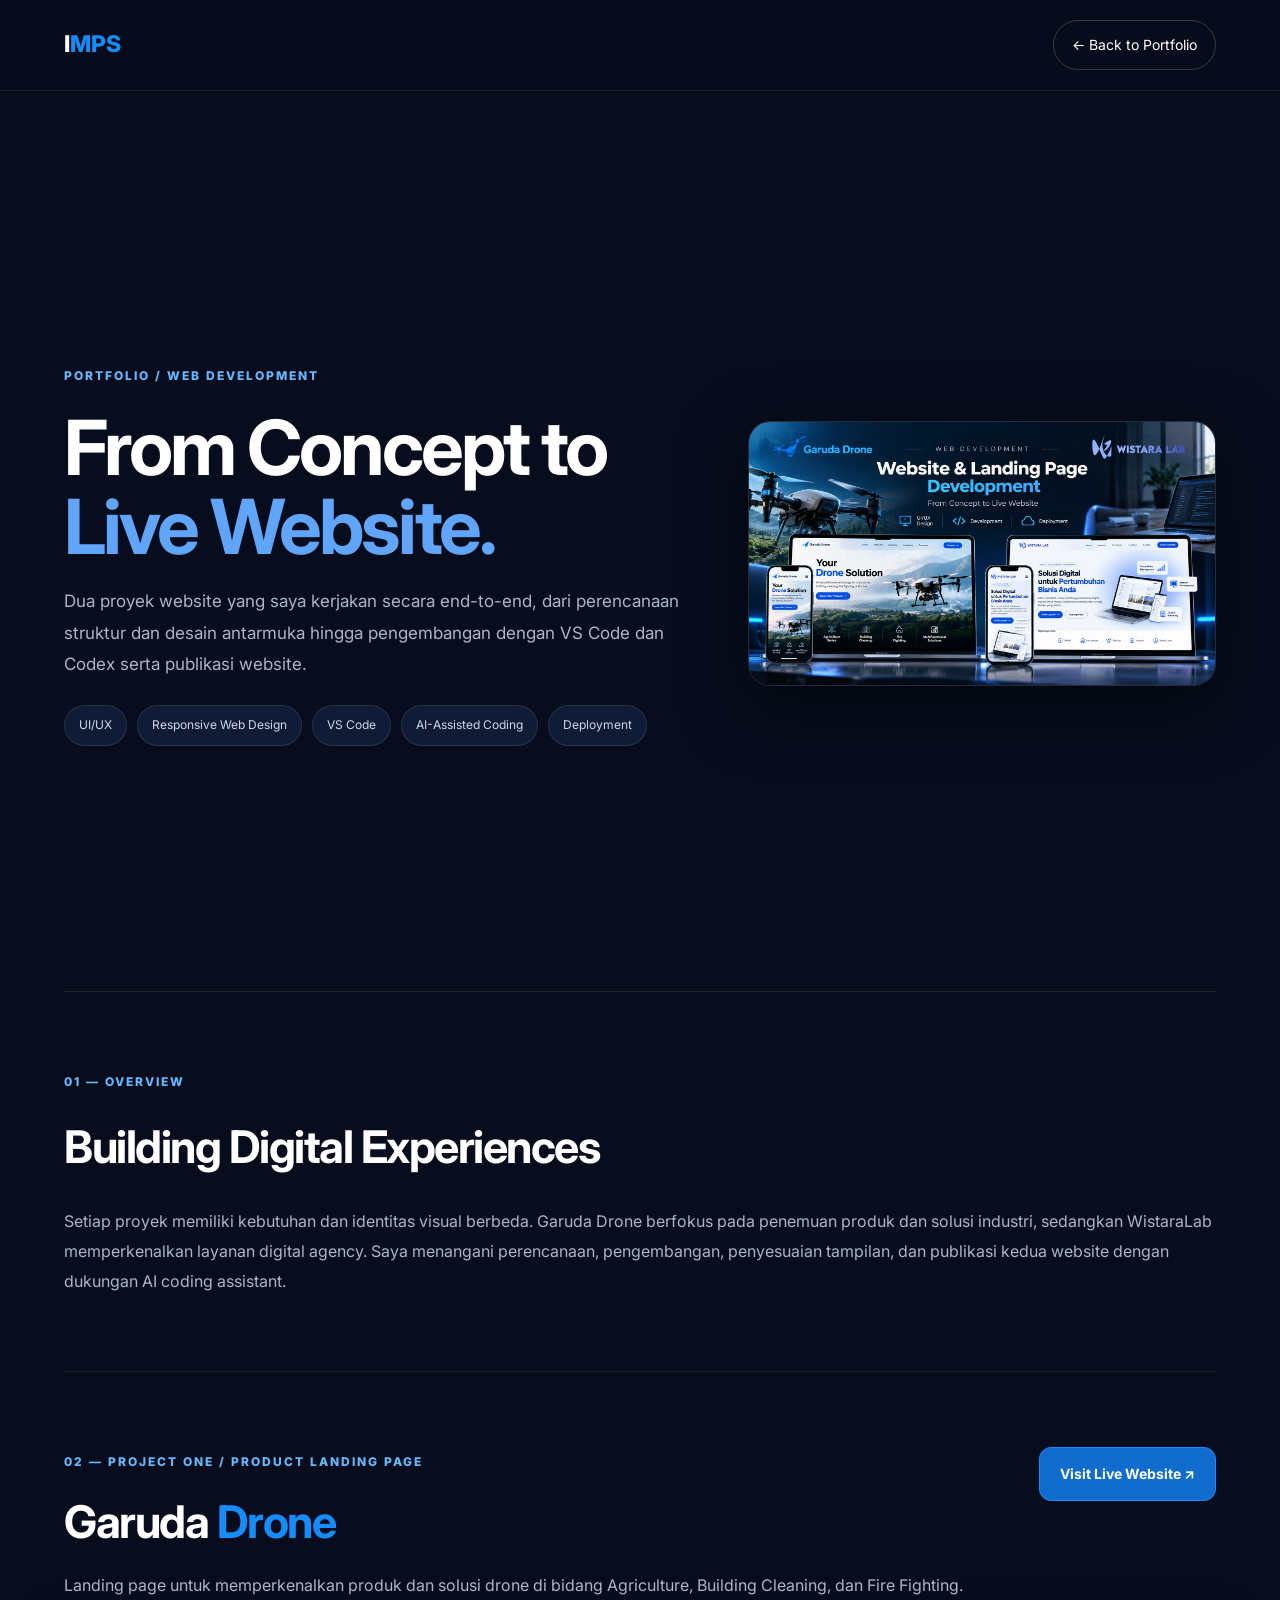
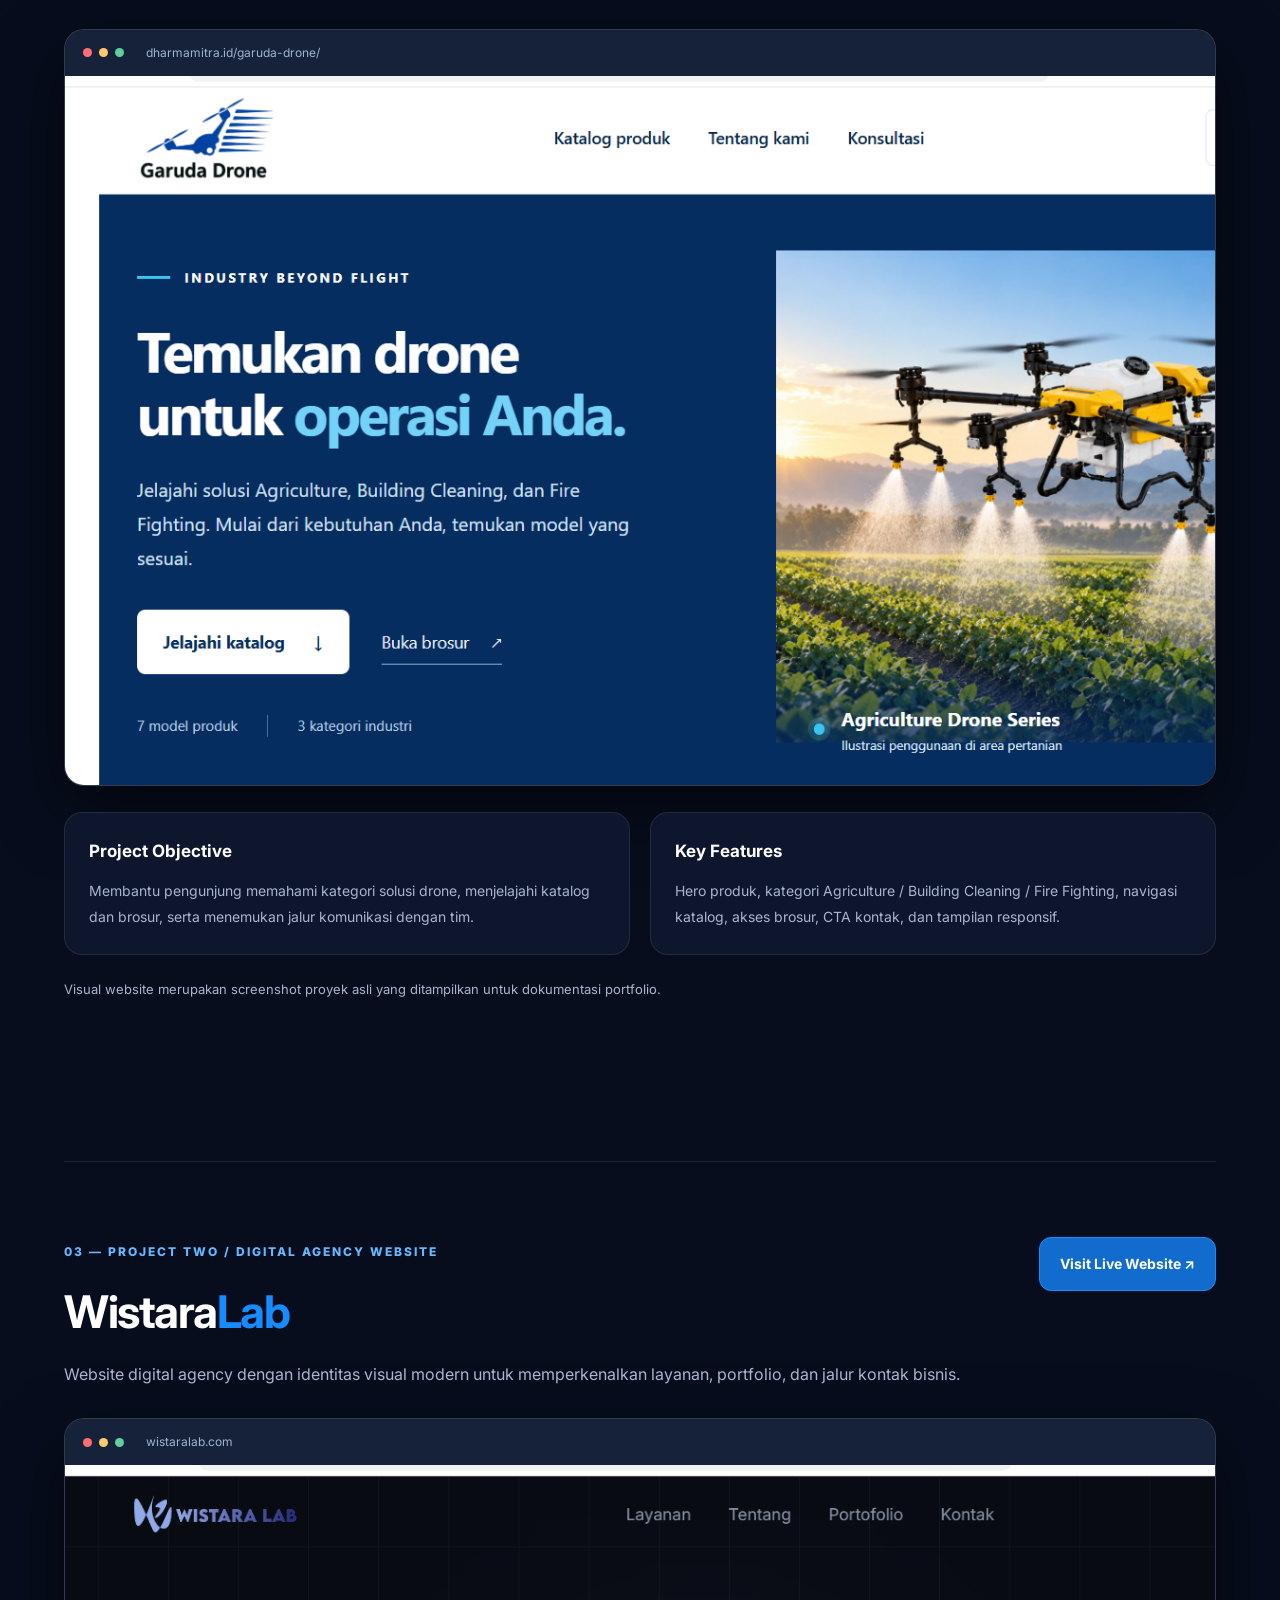
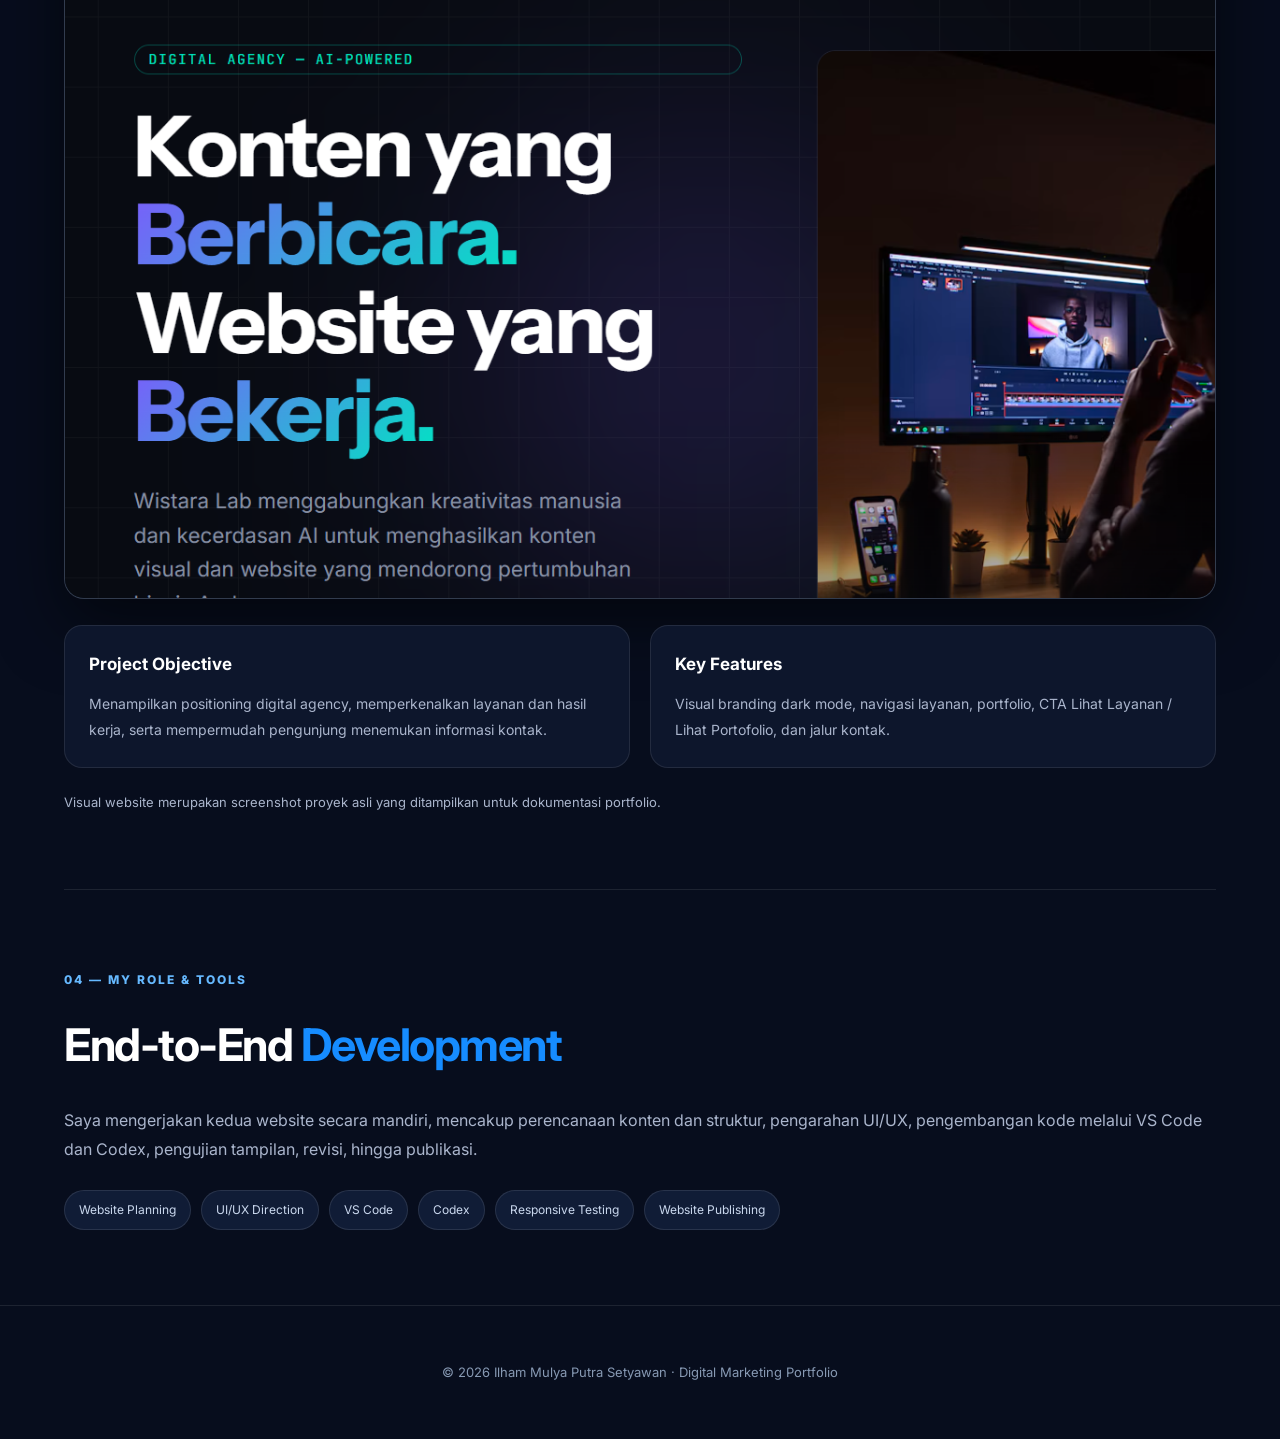
<file: Web-Development.html>
<!DOCTYPE html>
<html lang="id">
<head>
<meta charset="UTF-8"><meta name="viewport" content="width=device-width, initial-scale=1">
<title>Web Development | Ilham Mulya Putra Setyawan</title>
<meta name="description" content="Studi kasus pengembangan website Garuda Drone dan WistaraLab oleh Ilham Mulya Putra Setyawan.">
<link rel="stylesheet" href="style.css">
<link rel="preconnect" href="https://fonts.googleapis.com"><link rel="preconnect" href="https://fonts.gstatic.com" crossorigin>
<link href="https://fonts.googleapis.com/css2?family=Inter:wght@400;500;600;700;800&display=swap" rel="stylesheet">
<style>
:root{color-scheme:dark}*{box-sizing:border-box}html{scroll-behavior:smooth}body{margin:0;background:#070d1d;color:#fff;font-family:Inter,Arial,sans-serif}a{color:inherit}.web-nav{position:sticky;top:0;z-index:10;display:flex;align-items:center;justify-content:space-between;padding:20px max(5%,calc((100vw - 1180px)/2));background:rgba(7,13,29,.94);backdrop-filter:blur(14px);border-bottom:1px solid #ffffff15}.brand{font-size:23px;font-weight:800;text-decoration:none}.brand span,.accent{color:#168cff}.back{font-size:14px;text-decoration:none;padding:12px 18px;border:1px solid #ffffff30;border-radius:40px}.back:hover,.button:hover{background:#168cff;color:white}.wrap{width:min(1180px,90%);margin:auto}.hero{padding:95px 0 70px;display:grid;grid-template-columns:1.15fr .85fr;gap:50px;align-items:center}.eyebrow{font-size:12px;letter-spacing:2px;font-weight:800;color:#66b9ff;text-transform:uppercase}.hero h1{font-size:clamp(44px,6vw,76px);letter-spacing:-3px;line-height:1.04;margin:20px 0}.lead{color:#aab5cc;line-height:1.85;font-size:17px}.hero-art{border-radius:22px;overflow:hidden;border:1px solid #ffffff20;box-shadow:0 20px 65px #0008}.hero-art img{display:block;width:100%}.chips{display:flex;gap:10px;flex-wrap:wrap;margin-top:25px}.chip{padding:9px 14px;background:#101c36;border:1px solid #ffffff1a;border-radius:40px;color:#cad8ee;font-size:12px}.section{padding:75px 0;border-top:1px solid #ffffff17}.section h2{font-size:clamp(30px,4vw,45px);letter-spacing:-1.5px;margin:15px 0 22px}.section p{color:#aab5cc;line-height:1.85}.projects{display:grid;gap:85px}.project-head{display:flex;justify-content:space-between;align-items:flex-start;gap:24px}.project-head h2{margin:10px 0}.button{display:inline-flex;align-items:center;justify-content:center;gap:10px;padding:14px 20px;border:1px solid #168cff;border-radius:12px;background:#126cce;text-decoration:none;font-weight:700;font-size:14px;white-space:nowrap}.browser{margin-top:28px;border-radius:20px;overflow:hidden;background:#101c31;border:1px solid #ffffff24;box-shadow:0 24px 65px #0008}.browser-top{display:flex;align-items:center;gap:7px;padding:13px 18px;background:#15223a}.dot{height:9px;width:9px;border-radius:50%;background:#ff6e75}.dot:nth-child(2){background:#ffc96d}.dot:nth-child(3){background:#5fce98}.url{margin-left:15px;font-size:12px;color:#9eb4d0;overflow:hidden;text-overflow:ellipsis;white-space:nowrap}.browser img{display:block;width:100%;height:auto}.details{display:grid;grid-template-columns:1fr 1fr;gap:20px;margin-top:26px}.detail{background:#0d162c;border:1px solid #ffffff17;border-radius:18px;padding:24px}.detail h3{font-size:17px;margin:0 0 12px}.detail p{margin:0;font-size:14px}.note{margin-top:22px;color:#93a5bf;font-size:13px}.footer{text-align:center;padding:55px 20px;color:#8799b3;border-top:1px solid #ffffff17;font-size:13px}@media(max-width:800px){.hero{grid-template-columns:1fr;padding:55px 0}.details{grid-template-columns:1fr}.project-head{flex-direction:column}.section{padding:55px 0}.back{font-size:12px}.hero h1{letter-spacing:-2px}}
</style>
</head>
<body>
<nav class="web-nav"><a class="brand" href="index.html">I<span>MPS</span></a><a class="back" href="index.html#portfolio">← Back to Portfolio</a></nav>
<main class="wrap">
<header class="hero"><div><span class="eyebrow">Portfolio / Web Development</span><h1>From Concept to <span class="accent">Live Website.</span></h1><p class="lead">Dua proyek website yang saya kerjakan secara end-to-end, dari perencanaan struktur dan desain antarmuka hingga pengembangan dengan VS Code dan Codex serta publikasi website.</p><div class="chips"><span class="chip">UI/UX</span><span class="chip">Responsive Web Design</span><span class="chip">VS Code</span><span class="chip">AI-Assisted Coding</span><span class="chip">Deployment</span></div></div><div class="hero-art"><img src="Web-Development.png" alt="Cover Web Development: Garuda Drone dan WistaraLab" loading="eager"></div></header>
<section class="section"><span class="eyebrow">01 — Overview</span><h2>Building Digital Experiences</h2><p>Setiap proyek memiliki kebutuhan dan identitas visual berbeda. Garuda Drone berfokus pada penemuan produk dan solusi industri, sedangkan WistaraLab memperkenalkan layanan digital agency. Saya menangani perencanaan, pengembangan, penyesuaian tampilan, dan publikasi kedua website dengan dukungan AI coding assistant.</p></section>
<div class="projects">
<section class="section" id="garuda-drone"><div class="project-head"><div><span class="eyebrow">02 — Project One / Product Landing Page</span><h2>Garuda <span class="accent">Drone</span></h2><p>Landing page untuk memperkenalkan produk dan solusi drone di bidang Agriculture, Building Cleaning, dan Fire Fighting.</p></div><a class="button" href="https://dharmamitra.id/garuda-drone/" target="_blank" rel="noopener noreferrer">Visit Live Website ↗</a></div><div class="browser"><div class="browser-top"><span class="dot"></span><span class="dot"></span><span class="dot"></span><span class="url">dharmamitra.id/garuda-drone/</span></div><img src="Garuda-Drone-Website.png" alt="Screenshot asli tampilan desktop landing page Garuda Drone" loading="lazy"></div><div class="details"><div class="detail"><h3>Project Objective</h3><p>Membantu pengunjung memahami kategori solusi drone, menjelajahi katalog dan brosur, serta menemukan jalur komunikasi dengan tim.</p></div><div class="detail"><h3>Key Features</h3><p>Hero produk, kategori Agriculture / Building Cleaning / Fire Fighting, navigasi katalog, akses brosur, CTA kontak, dan tampilan responsif.</p></div></div><p class="note">Visual website merupakan screenshot proyek asli yang ditampilkan untuk dokumentasi portfolio.</p></section>
<section class="section" id="wistaralab"><div class="project-head"><div><span class="eyebrow">03 — Project Two / Digital Agency Website</span><h2>Wistara<span class="accent">Lab</span></h2><p>Website digital agency dengan identitas visual modern untuk memperkenalkan layanan, portfolio, dan jalur kontak bisnis.</p></div><a class="button" href="https://wistaralab.com/" target="_blank" rel="noopener noreferrer">Visit Live Website ↗</a></div><div class="browser"><div class="browser-top"><span class="dot"></span><span class="dot"></span><span class="dot"></span><span class="url">wistaralab.com</span></div><img src="WistaraLab-Website.png" alt="Screenshot asli tampilan desktop website WistaraLab" loading="lazy"></div><div class="details"><div class="detail"><h3>Project Objective</h3><p>Menampilkan positioning digital agency, memperkenalkan layanan dan hasil kerja, serta mempermudah pengunjung menemukan informasi kontak.</p></div><div class="detail"><h3>Key Features</h3><p>Visual branding dark mode, navigasi layanan, portfolio, CTA Lihat Layanan / Lihat Portofolio, dan jalur kontak.</p></div></div><p class="note">Visual website merupakan screenshot proyek asli yang ditampilkan untuk dokumentasi portfolio.</p></section>
</div>
<section class="section"><span class="eyebrow">04 — My Role & Tools</span><h2>End-to-End <span class="accent">Development</span></h2><p>Saya mengerjakan kedua website secara mandiri, mencakup perencanaan konten dan struktur, pengarahan UI/UX, pengembangan kode melalui VS Code dan Codex, pengujian tampilan, revisi, hingga publikasi.</p><div class="chips"><span class="chip">Website Planning</span><span class="chip">UI/UX Direction</span><span class="chip">VS Code</span><span class="chip">Codex</span><span class="chip">Responsive Testing</span><span class="chip">Website Publishing</span></div></section>
</main><footer class="footer">© 2026 Ilham Mulya Putra Setyawan · Digital Marketing Portfolio</footer>
</body></html>
</file>
<file: style.css>
/* =====================================================
   GLOBAL
===================================================== */

:root {

    --bg-dark: #070b17;
    --bg-section: #0b1020;
    --bg-card: #10172a;

    --primary: #2563eb;
    --primary-light: #60a5fa;

    --text: #f8fafc;
    --text-muted: #94a3b8;

    --border: rgba(255, 255, 255, 0.08);

    --container: 1180px;

}


* {

    margin: 0;
    padding: 0;
    box-sizing: border-box;

}


html {

    scroll-behavior: smooth;

}


body {

    font-family: "Inter", sans-serif;

    background:
        radial-gradient(
            circle at 80% 10%,
            rgba(37, 99, 235, 0.12),
            transparent 30%
        ),
        var(--bg-dark);

    color: var(--text);

    line-height: 1.7;

}


a {

    color: inherit;
    text-decoration: none;

}


img {

    width: 100%;
    display: block;

}


.container {

    width: min(
        var(--container),
        calc(100% - 40px)
    );

    margin: auto;

}


/* =====================================================
   NAVBAR
===================================================== */

.navbar {

    position: fixed;

    top: 0;
    left: 0;

    width: 100%;

    z-index: 999;

    padding: 22px 0;

    transition: 0.3s;

}


.navbar.scrolled {

    background: rgba(7, 11, 23, 0.9);

    backdrop-filter: blur(15px);

    border-bottom: 1px solid var(--border);

}


.nav-container {

    display: flex;

    align-items: center;

    justify-content: space-between;

}


.logo {

    font-size: 22px;

    font-weight: 800;

    letter-spacing: -1px;

}


.logo span {

    color: var(--primary-light);

}


.nav-menu {

    display: flex;

    gap: 35px;

    align-items: center;

}


.nav-menu a {

    font-size: 14px;

    color: var(--text-muted);

    transition: 0.3s;

}


.nav-menu a:hover,
.nav-menu a.active {

    color: white;

}


.nav-button {

    border: 1px solid var(--border);

    padding: 10px 20px;

    border-radius: 30px;

    font-size: 14px;

    transition: 0.3s;

}


.nav-button:hover {

    background: var(--primary);

    border-color: var(--primary);

}


.menu-toggle {

    display: none;

    background: none;

    border: none;

    color: white;

    font-size: 24px;

    cursor: pointer;

}


/* =====================================================
   HERO
===================================================== */

.hero {

    min-height: 100vh;

    display: flex;

    align-items: center;

    padding: 140px 0 100px;

}


.hero-container {

    display: grid;

    grid-template-columns: 1.1fr 0.9fr;

    gap: 80px;

    align-items: center;

}


.hero-label {

    display: inline-block;

    color: var(--primary-light);

    font-size: 12px;

    font-weight: 700;

    letter-spacing: 3px;

    margin-bottom: 25px;

}


.hero h1 {

    font-size: clamp(
        45px,
        6vw,
        78px
    );

    line-height: 1.05;

    letter-spacing: -4px;

    margin-bottom: 30px;

}


.hero h1 span {

    color: var(--primary-light);

}


.hero h1 strong {

    background:
        linear-gradient(
            90deg,
            #60a5fa,
            #2563eb
        );

    -webkit-background-clip: text;

    -webkit-text-fill-color: transparent;

}


.hero-description {

    max-width: 620px;

    color: var(--text-muted);

    font-size: 17px;

    margin-bottom: 35px;

}


.hero-buttons {

    display: flex;

    gap: 15px;

    flex-wrap: wrap;

}


.btn {

    display: inline-flex;

    align-items: center;

    gap: 10px;

    padding: 14px 25px;

    border-radius: 8px;

    font-size: 14px;

    font-weight: 600;

    transition: 0.3s;

}


.btn-primary {

    background: var(--primary);

}


.btn-primary:hover {

    transform: translateY(-3px);

    box-shadow:
        0 15px 35px
        rgba(37, 99, 235, 0.3);

}


.btn-outline {

    border: 1px solid var(--border);

}


.btn-outline:hover {

    background: white;

    color: var(--bg-dark);

}


.hero-stats {

    display: flex;

    gap: 45px;

    margin-top: 60px;

    padding-top: 25px;

    border-top: 1px solid var(--border);

}


.stat h3 {

    font-size: 20px;

}


.stat p {

    font-size: 12px;

    color: var(--text-muted);

}


/* =====================================================
   HERO VISUAL
===================================================== */

.hero-visual {

    position: relative;

    display: flex;

    justify-content: center;

}


.visual-glow {

    position: absolute;

    width: 350px;

    height: 350px;

    background: var(--primary);

    filter: blur(120px);

    opacity: 0.2;

}


.profile-card {

    width: 380px;

    position: relative;

    background:
        linear-gradient(
            145deg,
            rgba(255,255,255,0.08),
            rgba(255,255,255,0.02)
        );

    border: 1px solid var(--border);

    border-radius: 25px;

    padding: 20px;

    backdrop-filter: blur(20px);

}


.profile-image-wrapper {

    overflow: hidden;

    border-radius: 18px;

    height: 400px;

}


.profile-image {

    height: 100%;

    object-fit: cover;

}


.profile-info {

    padding: 25px 5px 10px;

}


.profile-info p {

    color: var(--primary-light);

    font-size: 10px;

    letter-spacing: 2px;

}


.profile-info h2 {

    font-size: 24px;

    line-height: 1.2;

    margin: 7px 0;

}


.profile-info span {

    color: var(--text-muted);

    font-size: 13px;

}


.floating-card {

    position: absolute;

    background: #121a30;

    border: 1px solid var(--border);

    padding: 13px 18px;

    border-radius: 12px;

    box-shadow:
        0 20px 50px rgba(0,0,0,0.3);

}


.floating-card span {

    display: block;

    font-size: 10px;

    color: var(--text-muted);

}


.floating-card strong {

    font-size: 13px;

}


.card-one {

    top: 100px;

    left: -50px;

}


.card-two {

    bottom: 120px;

    right: -50px;

}


/* =====================================================
   SECTIONS
===================================================== */

.section {

    padding: 120px 0;

}


.section-heading {

    display: flex;

    gap: 25px;

    align-items: flex-start;

    margin-bottom: 70px;

}


.section-number {

    color: var(--primary-light);

    font-size: 13px;

    font-weight: 700;

}


.section-label {

    color: var(--primary-light);

    font-size: 11px;

    font-weight: 700;

    letter-spacing: 3px;

    margin-bottom: 10px;

}


.section-heading h2 {

    font-size: clamp(
        32px,
        5vw,
        50px
    );

    line-height: 1.1;

    letter-spacing: -2px;

}


.section-heading h2 span {

    color: var(--primary-light);

}


/* =====================================================
   ABOUT
===================================================== */

.about {

    background: var(--bg-section);

}


.about-grid {

    display: grid;

    grid-template-columns:
        1fr 1fr;

    gap: 100px;

}


.about-text p {

    color: var(--text-muted);

    margin-bottom: 25px;

}


.about-text .large-text {

    font-size: 22px;

    color: white;

    line-height: 1.5;

}


.about-highlight {

    display: grid;

    gap: 15px;

}


.highlight-box {

    padding: 25px;

    background: var(--bg-card);

    border: 1px solid var(--border);

    border-radius: 12px;

    transition: 0.3s;

}


.highlight-box:hover {

    transform: translateX(8px);

    border-color:
        rgba(96,165,250,0.4);

}


.highlight-box span {

    color: var(--primary-light);

    font-size: 12px;

}


.highlight-box h3 {

    margin: 5px 0;

}


.highlight-box p {

    color: var(--text-muted);

    font-size: 13px;

}


/* =====================================================
   SKILLS
===================================================== */

.skills-grid {

    display: grid;

    grid-template-columns:
        repeat(2, 1fr);

    gap: 20px;

}


.skill-card {

    padding: 35px;

    border: 1px solid var(--border);

    background: var(--bg-card);

    border-radius: 15px;

    transition: 0.3s;

}


.skill-card:hover {

    transform: translateY(-5px);

    border-color:
        rgba(96,165,250,0.4);

}


.skill-icon {

    width: 50px;

    height: 50px;

    display: flex;

    align-items: center;

    justify-content: center;

    border-radius: 10px;

    background:
        rgba(37,99,235,0.15);

    color: var(--primary-light);

    font-weight: 700;

    font-size: 12px;

    margin-bottom: 25px;

}


.skill-card h3 {

    font-size: 20px;

    margin-bottom: 12px;

}


.skill-card p {

    color: var(--text-muted);

    font-size: 14px;

}


.skill-tags {

    display: flex;

    flex-wrap: wrap;

    gap: 8px;

    margin-top: 25px;

}


.skill-tags span,
.timeline-tags span {

    font-size: 10px;

    padding: 5px 10px;

    border-radius: 20px;

    background:
        rgba(255,255,255,0.05);

    color: var(--text-muted);

}


/* =====================================================
   PORTFOLIO
===================================================== */

.portfolio {

    background: var(--bg-section);

}


.portfolio-heading {

    justify-content: space-between;

    align-items: end;

}


.portfolio-heading > p {

    max-width: 350px;

    color: var(--text-muted);

    font-size: 14px;

}


.portfolio-grid {

    display: grid;

    grid-template-columns:
        repeat(2, 1fr);

    gap: 25px;

}


.portfolio-card {

    background: var(--bg-card);

    border: 1px solid var(--border);

    border-radius: 15px;

    overflow: hidden;

}


.portfolio-large {

    grid-column: span 2;

}


.portfolio-image {

    height: 330px;

    position: relative;

    overflow: hidden;

}


.portfolio-card:not(.portfolio-large)
.portfolio-image {

    height: 330px;

}


.portfolio-image img {

    width: 100%;

    height: 100%;

    object-fit: cover;

    transition: 0.5s;

}


.portfolio-card:hover
.portfolio-image img {

    transform: scale(1.05);

}


.portfolio-overlay {

    position: absolute;

    inset: 0;

    display: flex;

    flex-direction: column;

    justify-content: flex-end;

    padding: 30px;

    background:
        linear-gradient(
            transparent 30%,
            rgba(0,0,0,0.85)
        );

}


.portfolio-overlay span {

    color: var(--primary-light);

    font-size: 10px;

    font-weight: 700;

}


.portfolio-overlay h3 {

    font-size: 24px;

}


.portfolio-content {

    padding: 25px;

}


.portfolio-content > span {

    color: var(--primary-light);

    font-size: 10px;

    font-weight: 700;

    letter-spacing: 1px;

}


.portfolio-content h3 {

    margin: 7px 0;

}


.portfolio-content p {

    color: var(--text-muted);

    font-size: 13px;

}


/* =====================================================
   EXPERIENCE
===================================================== */

.timeline {

    max-width: 900px;

    margin-left: 70px;

    border-left: 1px solid var(--border);

}


.timeline-item {

    position: relative;

    padding: 0 0 70px 60px;

}


.timeline-dot {

    position: absolute;

    width: 12px;

    height: 12px;

    border-radius: 50%;

    background: var(--primary);

    left: -6px;

    top: 4px;

    box-shadow:
        0 0 0 5px
        rgba(37,99,235,0.15);

}


.timeline-date {

    color: var(--primary-light);

    font-size: 10px;

    font-weight: 700;

    letter-spacing: 2px;

    margin-bottom: 8px;

}


.timeline-content h3 {

    font-size: 25px;

}


.timeline-content .company {

    color: white;

    margin-bottom: 15px;

    font-weight: 600;

}


.timeline-content > p {

    color: var(--text-muted);

    font-size: 14px;

    max-width: 700px;

}


.timeline-tags {

    display: flex;

    gap: 8px;

    flex-wrap: wrap;

    margin-top: 20px;

}


/* =====================================================
   TOOLS
===================================================== */

.tools {

    padding: 50px 0;

    border-top: 1px solid var(--border);

    border-bottom: 1px solid var(--border);

}


.tools p {

    text-align: center;

    font-size: 10px;

    letter-spacing: 3px;

    color: var(--text-muted);

    margin-bottom: 25px;

}


.tools-list {

    display: flex;

    justify-content: center;

    gap: 15px;

    flex-wrap: wrap;

}


.tools-list span {

    padding: 10px 18px;

    border: 1px solid var(--border);

    border-radius: 30px;

    font-size: 12px;

    color: var(--text-muted);

}


/* =====================================================
   CTA
===================================================== */

.cta {

    padding: 150px 0;

    text-align: center;

}


.cta-content {

    max-width: 800px;

    margin: auto;

}


.cta h2 {

    font-size: clamp(
        40px,
        6vw,
        65px
    );

    line-height: 1.1;

    letter-spacing: -3px;

    margin-bottom: 25px;

}


.cta h2 span {

    color: var(--primary-light);

}


.cta p:not(.section-label) {

    color: var(--text-muted);

    max-width: 600px;

    margin: 0 auto 35px;

}


.cta-buttons {

    display: flex;

    justify-content: center;

    gap: 15px;

}


/* =====================================================
   FOOTER
===================================================== */

footer {

    border-top: 1px solid var(--border);

    padding: 35px 0;

}


.footer-container {

    display: flex;

    justify-content: space-between;

    align-items: center;

}


.footer-container p {

    color: var(--text-muted);

    font-size: 11px;

}


.footer-container > div p {

    margin-top: 5px;

}


/* =====================================================
   RESPONSIVE TABLET
===================================================== */

@media (max-width: 900px) {


    .nav-menu {

        position: absolute;

        top: 80px;

        left: 20px;
        right: 20px;

        display: none;

        flex-direction: column;

        background: #10172a;

        padding: 25px;

        border-radius: 15px;

        border: 1px solid var(--border);

    }


    .nav-menu.show {

        display: flex;

    }


    .nav-button {

        display: none;

    }


    .menu-toggle {

        display: block;

    }


    .hero-container {

        grid-template-columns: 1fr;

    }


    .hero-visual {

        order: -1;

    }


    .profile-card {

        width: 330px;

    }


    .about-grid {

        grid-template-columns: 1fr;

        gap: 50px;

    }


    .skills-grid {

        grid-template-columns: 1fr;

    }


}


/* =====================================================
   RESPONSIVE MOBILE
===================================================== */

@media (max-width: 600px) {


    .container {

        width:
            calc(100% - 30px);

    }


    .hero {

        padding-top: 120px;

    }


    .hero h1 {

        font-size: 46px;

        letter-spacing: -2px;

    }


    .hero-description {

        font-size: 15px;

    }


    .hero-stats {

        gap: 25px;

    }


    .profile-card {

        width: 100%;

    }


    .profile-image-wrapper {

        height: 350px;

    }


    .card-one {

        left: -10px;

    }


    .card-two {

        right: -10px;

    }


    .section {

        padding: 90px 0;

    }


    .section-heading {

        gap: 12px;

        margin-bottom: 45px;

    }


    .section-heading h2 {

        font-size: 34px;

    }


    .portfolio-grid {

        grid-template-columns: 1fr;

    }


    .portfolio-large {

        grid-column: auto;

    }


    .portfolio-image,
    .portfolio-card:not(.portfolio-large)
    .portfolio-image {

        height: 240px;

    }


    .timeline {

        margin-left: 10px;

    }


    .timeline-item {

        padding-left: 35px;

    }


    .footer-container {

        flex-direction: column;

        align-items: flex-start;

        gap: 20px;

    }


    .cta {

        padding: 100px 0;

    }


    .cta h2 {

        font-size: 42px;

    }


}.project-link {
    display: block;
    color: inherit;
    text-decoration: none;
}
/* ==============================
   AI VIDEO PLAYER
============================== */

.project-video {
    margin-top: 30px;
    width: 100%;
    max-width: 520px;
    margin-left: auto;
    margin-right: auto;
}

.project-video video {
    display: block;
    width: 100%;
    height: auto;
    max-height: 720px;
    object-fit: contain;
    border-radius: 20px;
    background: #000;
    border: 1px solid rgba(255, 255, 255, 0.08);
}
/* =========================
   AI VIDEO SHOWCASE
========================= */

.ai-video-showcase {
    width: 100%;
    max-width: 1200px;
    margin: 80px auto;
    padding: 0 24px;
}

.ai-video-heading {
    margin-bottom: 40px;
}

.ai-video-heading span {
    display: block;
    margin-bottom: 12px;
    font-size: 13px;
    font-weight: 600;
    letter-spacing: 2px;
    color: #2f8cff;
    text-transform: uppercase;
}

.ai-video-heading h2 {
    margin: 0 0 14px;
    font-size: 34px;
    line-height: 1.2;
}

.ai-video-heading p {
    max-width: 700px;
    margin: 0;
    color: rgba(255, 255, 255, 0.65);
    line-height: 1.7;
}

.ai-video-grid {
    display: grid;
    grid-template-columns: repeat(3, 1fr);
    gap: 28px;
    align-items: start;
}

.ai-video-card {
    overflow: hidden;
    border-radius: 18px;
    background: rgba(255, 255, 255, 0.035);
    border: 1px solid rgba(255, 255, 255, 0.08);
    transition: transform 0.3s ease, border-color 0.3s ease;
}

.ai-video-card:hover {
    transform: translateY(-6px);
    border-color: rgba(47, 140, 255, 0.45);
}

.ai-video-frame {
    width: 100%;
    aspect-ratio: 9 / 16;
    background: #000;
    overflow: hidden;
}

.ai-video-frame video {
    width: 100%;
    height: 100%;
    display: block;
    object-fit: cover;
}

.ai-video-info {
    padding: 20px;
}

.ai-video-label {
    margin-bottom: 8px;
    font-size: 12px;
    font-weight: 600;
    letter-spacing: 1px;
    color: #2f8cff;
    text-transform: uppercase;
}

.ai-video-info h3 {
    margin: 0 0 10px;
    font-size: 20px;
    line-height: 1.3;
}

.ai-video-info p {
    margin: 0;
    color: rgba(255, 255, 255, 0.62);
    font-size: 14px;
    line-height: 1.6;
}

/* Tablet */

@media (max-width: 900px) {
    .ai-video-grid {
        grid-template-columns: repeat(2, 1fr);
    }
}

/* Mobile */

@media (max-width: 600px) {
    .ai-video-showcase {
        margin: 60px auto;
        padding: 0 18px;
    }

    .ai-video-grid {
        grid-template-columns: 1fr;
        gap: 24px;
    }

    .ai-video-heading h2 {
        font-size: 28px;
    }
}
</file>
